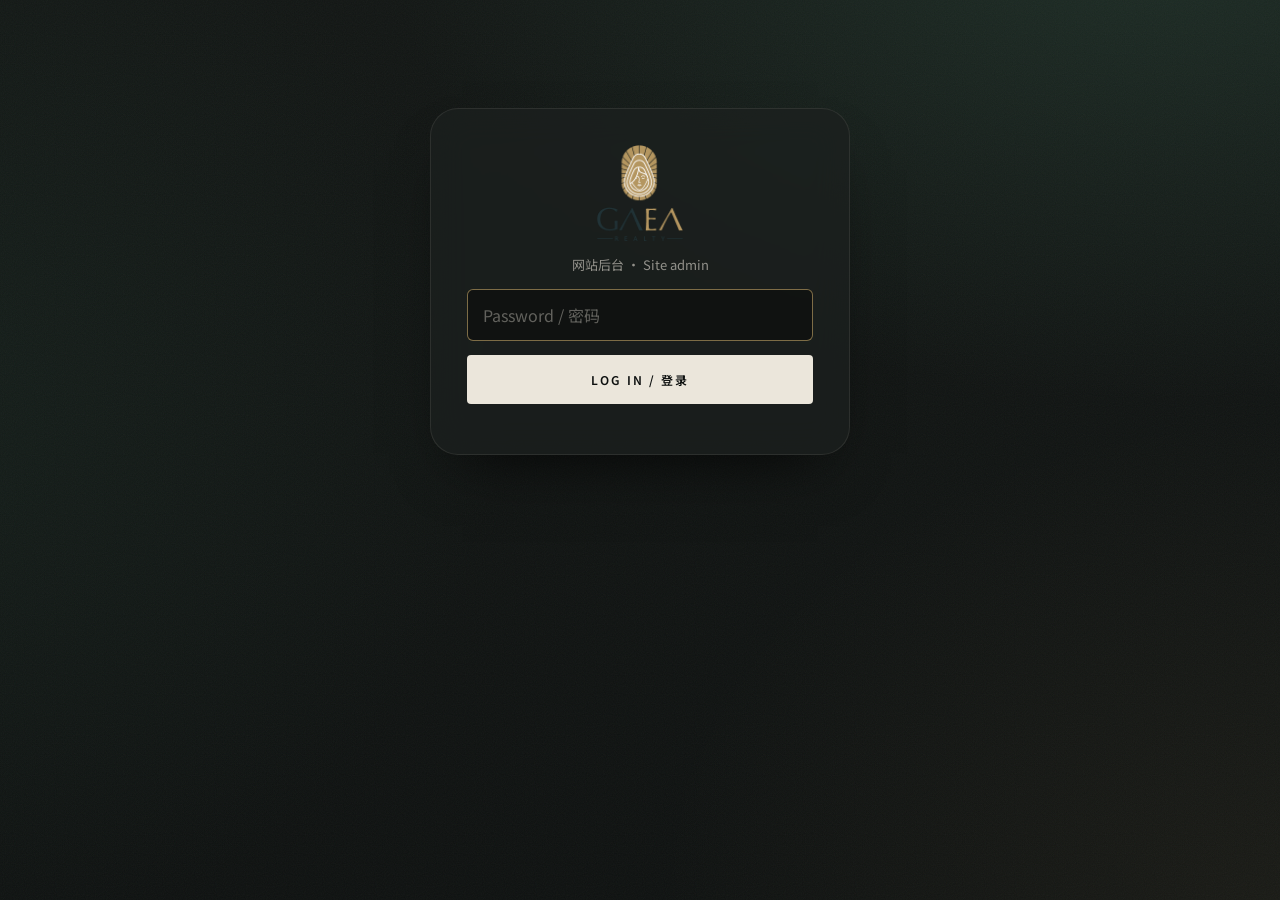
<file: admin/index.html>
<!doctype html>
<html lang="en">
<head>
<meta charset="utf-8">
<meta name="viewport" content="width=device-width,initial-scale=1">
<meta name="robots" content="noindex,nofollow">
<title>Admin · Cindy Yang Site</title>
<link href="https://fonts.googleapis.com/css2?family=Belleza&family=Cinzel:wght@400;500;600&family=Noto+Sans+SC:wght@300;400;500;700&display=swap" rel="stylesheet">
<link rel="stylesheet" href="../site.css?v=20261117c">
<style>
body{font-size:15px}
.login{max-width:420px;margin:12vh auto;border-radius:28px;padding:36px;display:grid;gap:14px}
.bar{display:flex;justify-content:space-between;align-items:center;gap:12px;flex-wrap:wrap;margin:28px 0 18px}
.panel{display:none}.panel.on{display:block}
.box{border-radius:22px;padding:24px;margin-bottom:16px}
.row{display:grid;grid-template-columns:1fr 1fr;gap:12px}
.row3{display:grid;grid-template-columns:2fr 1fr 1fr;gap:12px}
label{display:block;font-size:12px;color:var(--mute);margin:12px 0 6px;letter-spacing:.04em}
.item{display:flex;align-items:center;gap:12px;padding:12px 14px;border-top:1px solid var(--line)}
.item:first-child{border-top:0}
.item .t{flex:1;min-width:0;overflow:hidden;text-overflow:ellipsis;white-space:nowrap}
.item img,.item .sw{width:64px;height:44px;border-radius:8px;object-fit:cover;background:rgba(20,38,31,.08);flex:none}
.ib{border:1px solid var(--line);background:#fff8;border-radius:9px;padding:6px 10px;cursor:pointer;font:500 13px var(--sf)}
.ib:hover{border-color:var(--gaea)}
.ib.on{background:var(--deep);color:#f6f1e7}
.status{position:fixed;left:50%;bottom:22px;transform:translateX(-50%);background:var(--deep);color:#f6f1e7;padding:12px 20px;border-radius:14px;display:none;z-index:99;max-width:90vw}
.dirty{color:#b5651d;font-weight:600}
.warn{border-left:3px solid var(--gaea);padding:10px 14px;background:rgba(217,189,131,.15);border-radius:10px;color:#5b4a26;font-size:14px}
@media(max-width:760px){.row,.row3{grid-template-columns:1fr}}
</style>
</head>
<body>
<div id="loginView" class="wrap">
  <form class="login glass" onsubmit="login(event)">
    <img src="../img/gaea-logo.png" alt="Gaea Realty" style="height:96px;width:auto;margin:0 auto;display:block">
    <p class="note" style="text-align:center">网站后台 · Site admin</p>
    <input id="pw" type="password" placeholder="Password / 密码" autocomplete="current-password" autofocus>
    <button class="btn">Log in / 登录</button>
    <p class="note" id="loginMsg"></p>
  </form>
</div>

<div id="app" class="wrap" style="display:none;padding-bottom:80px">
  <div class="bar">
    <div><div class="brand"><img src="../img/gaea-mark.png" alt=""><b>CINDY YANG · ADMIN</b></div><div class="note" id="dirtyNote"></div></div>
    <div style="display:flex;gap:8px;flex-wrap:wrap">
      <a class="btn ghost sm" href="../index.html?preview=1" target="_blank">Preview 预览</a>
      <button class="btn gold sm" onclick="publish()">Publish to site 发布</button>
      <button class="btn ghost sm" onclick="logout()">Log out</button>
    </div>
  </div>
  <div class="tabs" id="tabs">
    <button class="tab on" data-p="blog">Blog 博客</button>
    <button class="tab" data-p="listings">Listings 在售房源</button>
    <button class="tab" data-p="portfolio">Portfolio 成交</button>
    <button class="tab" data-p="videos">Videos 视频</button>
    <button class="tab" data-p="modules">Modules 功能模块</button>
    <button class="tab" data-p="settings">Settings 设置</button>
  </div>

  <div class="panel on" id="p-blog" style="margin-top:22px">
    <div class="box glass"><div style="display:flex;justify-content:space-between;align-items:center"><h3>Posts 文章</h3><button class="btn sm" onclick="newPost()">+ New post 新文章</button></div><div id="postList" style="margin-top:12px"></div></div>
    <div class="box glass" id="postEd" style="display:none"></div>
  </div>

  <div class="panel" id="p-listings" style="margin-top:22px">
    <div class="box glass"><div style="display:flex;justify-content:space-between;align-items:center"><h3>Current listings 在售房源 <span class="note">— order here = order on the site 这里的顺序就是网站上的顺序</span></h3><button class="btn sm" onclick="newListing()">+ Add 添加</button></div><div id="listList" style="margin-top:12px"></div></div>
    <div class="box glass" id="listEd" style="display:none"></div>
  </div>

  <div class="panel" id="p-portfolio" style="margin-top:22px">
    <div class="box glass">
      <h3>Closed sales 成交记录</h3>
      <p class="note" style="margin:6px 0 12px">Sorted by price, high → low. Pin ★ to move a sale to the top (the first pinned one becomes the big featured card); Hide removes it from the site. 默认按价格从高到低；★ 置顶（第一个置顶会成为大图主推），Hide 隐藏。</p>
      <input id="pfSearch" placeholder="Search address 搜索地址…" oninput="renderPortfolio()">
      <div id="pfList" style="margin-top:12px;max-height:70vh;overflow:auto"></div>
    </div>
  </div>

  <div class="panel" id="p-videos" style="margin-top:22px">
    <div class="box glass">
      <h3>Videos 视频 <span class="note">— shown 3 per row under the sold homes; order here = order on the site 每排 3 个，这里的顺序就是网站上的顺序</span></h3>
      <div class="row3" style="margin-top:10px"><div><label>YouTube link YouTube 链接</label><input id="vUrl" placeholder="https://www.youtube.com/watch?v=… or https://youtu.be/…"></div><div><label>Title 标题</label><input id="vTitle" placeholder="e.g. 123 Main St, Sunnyvale"></div><div><label>&nbsp;</label><button class="btn sm" style="width:100%" onclick="addVideo()">+ Add video 添加</button></div></div>
      <div id="vidList" style="margin-top:14px"></div>
    </div>
    <div class="box glass" id="vidEd" style="display:none"></div>
  </div>

  <div class="panel" id="p-modules" style="margin-top:22px">
    <div class="box glass"><h3>Modules 功能模块</h3><p class="note" style="margin:6px 0 12px">Reserved switches for future development. 预留给后续开发的功能开关。</p><div id="modList"></div></div>
  </div>

  <div class="panel" id="p-settings" style="margin-top:22px">
    <div class="box glass">
      <h3>Site 网站</h3>
      <div class="row"><div><label>Contact email 联系邮箱</label><input id="sEmail"></div><div><label>Hero photo path 首页主图</label><input id="sHero"></div></div>
      <button class="btn sm" style="margin-top:14px" onclick="saveSite()">Save 保存</button>
    </div>
    <div class="box glass">
      <h3>Admin password 后台密码</h3>
      <div class="row"><div><label>New password 新密码</label><input id="np1" type="password"></div><div><label>Repeat 再输一次</label><input id="np2" type="password"></div></div>
      <button class="btn sm" style="margin-top:14px" onclick="changePw()">Change 修改</button>
      <p class="note" style="margin-top:10px">Takes effect after Publish. 发布后生效。</p>
    </div>
    <div class="box glass">
      <h3>Publishing 发布连接（GitHub）</h3>
      <p class="warn" style="margin-top:10px">The site is hosted on GitHub Pages. To publish from here, paste a GitHub <b>fine-grained token</b> with <b>Contents: Read and write</b> access to this one repository. It is stored only in this browser. 网站托管在 GitHub Pages。要从后台直接发布，需要在这里粘贴一个只授权本仓库「Contents 读写」的 GitHub fine-grained token，只保存在当前浏览器。</p>
      <div class="row3" style="margin-top:6px"><div><label>Repository 仓库 (owner/name)</label><input id="gRepo"></div><div><label>Branch 分支</label><input id="gBranch"></div><div><label>&nbsp;</label><a class="btn ghost sm" style="width:100%" href="https://github.com/settings/personal-access-tokens/new" target="_blank" rel="noopener">Create token</a></div></div>
      <label>Token</label><input id="gToken" type="password" placeholder="github_pat_…">
      <div style="display:flex;gap:8px;margin-top:14px;flex-wrap:wrap"><button class="btn sm" onclick="saveGh()">Save 保存</button><button class="btn ghost sm" onclick="testGh()">Test connection 测试</button><button class="btn ghost sm" onclick="downloadAll()">Download JSON 下载数据</button><button class="btn ghost sm" onclick="discard()">Discard drafts 放弃未发布修改</button></div>
    </div>
  </div>
</div>
<div class="status" id="status"></div>

<script>
const $=s=>document.querySelector(s),$$=s=>[...document.querySelectorAll(s)];
const esc=s=>String(s??'').replace(/&/g,'&amp;').replace(/</g,'&lt;').replace(/"/g,'&quot;');
const NAMES=['settings','blog','listings','sales','videos'];
let D={}, ORIG={}, curPost=-1, curList=-1;
function toast(m,ms=2600){const s=$('#status');s.textContent=m;s.style.display='block';clearTimeout(s._t);s._t=setTimeout(()=>s.style.display='none',ms)}
async function sha(t){const b=await crypto.subtle.digest('SHA-256',new TextEncoder().encode(t));return [...new Uint8Array(b)].map(x=>x.toString(16).padStart(2,'0')).join('')}
async function fetchOrig(n){const r=await fetch('../content/'+n+'.json?v='+Date.now());return r.json()}
async function load(){for(const n of NAMES){ORIG[n]=await fetchOrig(n);let d=null;try{d=JSON.parse(localStorage.getItem('cy-draft-'+n))}catch(e){}D[n]=d||structuredClone(ORIG[n])}}
function save(n){try{localStorage.setItem('cy-draft-'+n,JSON.stringify(D[n]))}catch(e){}dirty()}
function changed(){return NAMES.filter(n=>JSON.stringify(D[n])!==JSON.stringify(ORIG[n]))}
function dirty(){const c=changed();$('#dirtyNote').innerHTML=c.length?`<span class="dirty">Unpublished changes 未发布：${c.join(', ')}</span>`:'All changes published 全部已发布'}

/* ---- login (client-side gate; real write access = GitHub token) ---- */
async function login(e){e.preventDefault();const s=await fetchOrig('settings');let d=null;try{d=JSON.parse(localStorage.getItem('cy-draft-settings'))}catch(e){}
  const want=(s.admin||{}).password_sha256;const h=await sha($('#pw').value);
  if(h===want||(d&&d.admin&&h===d.admin.password_sha256)){sessionStorage.cyAdmin='1';start()}else{$('#loginMsg').textContent='Wrong password 密码错误'}}
function logout(){sessionStorage.removeItem('cyAdmin');location.reload()}
async function start(){$('#loginView').style.display='none';$('#app').style.display='block';await load();renderAll();dirty()}
$$('#tabs .tab').forEach(t=>t.onclick=()=>{$$('#tabs .tab').forEach(x=>x.classList.remove('on'));t.classList.add('on');$$('.panel').forEach(p=>p.classList.remove('on'));$('#p-'+t.dataset.p).classList.add('on')});
function renderAll(){renderPosts();renderListings();renderPortfolio();renderVideos();renderModules();renderSettings()}

/* ---- videos ---- */
const ytId=u=>{u=String(u||'').trim();const m=u.match(/(?:v=|youtu\.be\/|shorts\/|embed\/|live\/)([\w-]{11})/);return m?m[1]:(/^[\w-]{11}$/.test(u)?u:'')};
function renderVideos(){const V=D.videos.videos;$('#vidList').innerHTML=V.map((v,i)=>`<div class="item"><img src="https://i.ytimg.com/vi/${esc(v.youtube)}/mqdefault.jpg"><div class="t"><b>${esc(v.title_en)}</b><div class="note">${esc(v.sub_en||'')} · youtu.be/${esc(v.youtube)} ${v.visible===false?'· hidden 已隐藏':''}</div></div>
  <button class="ib" onclick="vmv(${i},-1)">↑</button><button class="ib" onclick="vmv(${i},1)">↓</button>
  <button class="ib ${v.visible===false?'':'on'}" onclick="D.videos.videos[${i}].visible=${v.visible===false};save('videos');renderVideos()">${v.visible===false?'Show':'Visible'}</button>
  <button class="ib" onclick="editVideo(${i})">Edit</button><button class="ib" onclick="if(confirm('Remove? 删除？')){D.videos.videos.splice(${i},1);save('videos');renderVideos()}">✕</button></div>`).join('')||'<p class="note">No videos yet.</p>'}
function vmv(i,d){const a=D.videos.videos,j=i+d;if(j<0||j>=a.length)return;[a[i],a[j]]=[a[j],a[i]];save('videos');renderVideos()}
function addVideo(){const id=ytId($('#vUrl').value);if(!id)return toast('Not a YouTube link 不是有效的 YouTube 链接');const t=$('#vTitle').value.trim()||'Home tour';
  D.videos.videos.unshift({id:'v'+Date.now().toString(36),youtube:id,title_en:t,title_zh:t,sub_en:'',sub_zh:'',visible:true});save('videos');$('#vUrl').value=$('#vTitle').value='';renderVideos();toast('Added — Publish to put it live. 已添加，发布后上线。')}
let curVid=-1;
function editVideo(i){curVid=i;const v=D.videos.videos[i];const f=(k,lab)=>`<label>${lab}</label><input data-k="${k}" value="${esc(v[k])}">`;
  $('#vidEd').style.display='block';$('#vidEd').innerHTML=`<h3>Edit video 编辑视频</h3>${f('youtube','YouTube link or ID 链接或 ID')}
  <div class="row"><div>${f('title_en','Title (English)')}</div><div>${f('title_zh','标题（中文）')}</div></div>
  <div class="row"><div>${f('sub_en','Subtitle (English)')}</div><div>${f('sub_zh','副标题（中文）')}</div></div>
  <button class="btn sm" style="margin-top:14px" onclick="saveVideo()">Save 保存</button>`;$('#vidEd').scrollIntoView({behavior:'smooth'})}
function saveVideo(){const v=D.videos.videos[curVid];$$('#vidEd [data-k]').forEach(el=>v[el.dataset.k]=el.value.trim());const id=ytId(v.youtube);if(!id)return toast('Not a YouTube link 不是有效的 YouTube 链接');v.youtube=id;save('videos');renderVideos();toast('Saved 已保存')}

/* ---- blog ---- */
function renderPosts(){const P=D.blog.posts;$('#postList').innerHTML=P.map((p,i)=>`<div class="item">${p.cover?`<img src="../${esc(p.cover)}">`:'<div class="sw"></div>'}<div class="t"><b>${esc(p.title_zh||p.title_en)}</b><div class="note">${esc(p.date)} · ${p.published===false?'Draft 草稿':'Published 已发布'} · /${esc(p.slug)}</div></div>
  <button class="ib" onclick="editPost(${i})">Edit 编辑</button><button class="ib" onclick="delPost(${i})">Delete</button></div>`).join('')||'<p class="note">No posts yet.</p>'}
function newPost(){const d=new Date().toISOString().slice(0,10);D.blog.posts.unshift({slug:'post-'+Date.now().toString(36),date:d,published:false,tags:[],cover:'',title_en:'',title_zh:'',excerpt_en:'',excerpt_zh:'',body_en:'',body_zh:''});save('blog');renderPosts();editPost(0)}
function delPost(i){if(!confirm('Delete this post? 删除这篇文章？'))return;D.blog.posts.splice(i,1);save('blog');$('#postEd').style.display='none';renderPosts()}
function editPost(i){curPost=i;const p=D.blog.posts[i];const f=(k,lab,ta,rows)=>`<label>${lab}</label>${ta?`<textarea data-k="${k}" rows="${rows||3}">${esc(p[k])}</textarea>`:`<input data-k="${k}" value="${esc(p[k])}">`}`;
  $('#postEd').style.display='block';$('#postEd').innerHTML=`<h3>Edit post 编辑文章</h3>
  <div class="row3">${f('slug','URL slug（英文短链接）')}${f('date','Date 日期 (YYYY-MM-DD)')}<div><label>Status 状态</label><select data-k="published"><option value="true" ${p.published!==false?'selected':''}>Published 发布</option><option value="false" ${p.published===false?'selected':''}>Draft 草稿</option></select></div></div>
  <div class="row"><div>${f('title_en','Title (English)')}</div><div>${f('title_zh','标题（中文）')}</div></div>
  <div class="row"><div>${f('excerpt_en','Summary (English) — shows in Google',true,2)}</div><div>${f('excerpt_zh','摘要（中文）',true,2)}</div></div>
  <div class="row"><div>${f('cover','Cover image path 封面图')}</div><div><label>Upload image 上传图片 (needs GitHub token)</label><input type="file" accept="image/*" onchange="upload(this)"></div></div>
  ${f('tags','Tags 标签 (comma separated)')}
  <p class="note" style="margin-top:12px">Body format: blank line = new paragraph · <b>## </b>Heading · <b>![caption](img/file.jpg)</b> image · <b>**bold**</b> · [text](https://link). 正文格式：空行分段，## 小标题，![说明](图片路径) 插图。</p>
  <div class="row"><div>${f('body_en','Body (English)',true,18)}</div><div>${f('body_zh','正文（中文）',true,18)}</div></div>
  <div style="display:flex;gap:8px;margin-top:14px"><button class="btn sm" onclick="savePost()">Save draft 保存</button><a class="btn ghost sm" target="_blank" href="../blog.html?preview=1&p=${encodeURIComponent(p.slug)}" onclick="savePost()">Preview 预览</a></div>`;
  $('#postEd').scrollIntoView({behavior:'smooth'})}
function savePost(){const p=D.blog.posts[curPost];$$('#postEd [data-k]').forEach(el=>{let v=el.value;if(el.dataset.k==='published')v=v==='true';if(el.dataset.k==='tags')v=typeof v==='string'?v.split(',').map(x=>x.trim()).filter(Boolean):v;p[el.dataset.k]=v});
  p.slug=String(p.slug).toLowerCase().replace(/[^a-z0-9-]+/g,'-').replace(/^-|-$/g,'')||('post-'+Date.now().toString(36));save('blog');renderPosts();toast('Saved as draft — click Publish to put it live. 已保存草稿，点击「发布」上线。')}

/* ---- listings ---- */
function renderListings(){const L=D.listings.listings;$('#listList').innerHTML=L.map((h,i)=>`<div class="item">${h.photo?`<img src="${/^https?:/.test(h.photo)?'':'../'}${esc(h.photo)}">`:'<div class="sw"></div>'}<div class="t"><b>${esc(h.price)}</b> · ${esc(h.addr)}<div class="note">${esc(h.status||'')} ${h.visible===false?'· hidden 已隐藏':''}</div></div>
  <button class="ib" onclick="mv('listings',${i},-1)">↑</button><button class="ib" onclick="mv('listings',${i},1)">↓</button>
  <button class="ib ${h.visible===false?'':'on'}" onclick="D.listings.listings[${i}].visible=${h.visible===false};save('listings');renderListings()">${h.visible===false?'Show':'Visible'}</button>
  <button class="ib" onclick="editListing(${i})">Edit</button><button class="ib" onclick="if(confirm('Remove? 删除？')){D.listings.listings.splice(${i},1);save('listings');renderListings()}">✕</button></div>`).join('')}
function mv(n,i,d){const a=D[n].listings,j=i+d;if(j<0||j>=a.length)return;[a[i],a[j]]=[a[j],a[i]];save(n);renderListings()}
function newListing(){D.listings.listings.unshift({id:'l'+Date.now().toString(36),price:'',addr:'',meta:'',status:'For sale',desc_en:'',desc_zh:'',photo:'',visible:true});save('listings');renderListings();editListing(0)}
function editListing(i){curList=i;const h=D.listings.listings[i];const f=(k,lab,ta)=>`<label>${lab}</label>${ta?`<textarea data-k="${k}" rows="3">${esc(h[k])}</textarea>`:`<input data-k="${k}" value="${esc(h[k])}">`}`;
  $('#listEd').style.display='block';$('#listEd').innerHTML=`<h3>Edit listing 编辑房源</h3><div class="row3">${f('addr','Address 地址')}${f('price','Price 价格')}${f('status','Status 状态 (For sale / Pending / Sold)')}</div>
  ${f('meta','Beds · baths · sqft 房型面积')}<div class="row"><div>${f('photo','Photo URL 照片链接')}</div><div><label>Upload photo 上传照片</label><input type="file" accept="image/*" onchange="upload(this,'photo')"></div></div>
  <div class="row"><div>${f('desc_en','Description (English)',true)}</div><div>${f('desc_zh','描述（中文）',true)}</div></div>
  <button class="btn sm" style="margin-top:14px" onclick="saveListing()">Save 保存</button>`;$('#listEd').scrollIntoView({behavior:'smooth'})}
function saveListing(){const h=D.listings.listings[curList];$$('#listEd [data-k]').forEach(el=>h[el.dataset.k]=el.value);save('listings');renderListings();toast('Saved 已保存')}

/* ---- portfolio ---- */
function renderPortfolio(){const S=D.sales,q=($('#pfSearch').value||'').toLowerCase(),pin=S.pinned||[],hid=S.hidden||[];
  const rows=[...S.sales].sort((a,b)=>{const pa=pin.indexOf(a.id),pb=pin.indexOf(b.id);if(pa>=0||pb>=0)return (pa<0?1e9:pa)-(pb<0?1e9:pb);return b.price-a.price}).filter(s=>!q||s.addr.toLowerCase().includes(q));
  $('#pfList').innerHTML=rows.map(s=>`<div class="item">${s.photo?`<img loading="lazy" src="${esc(s.photo)}">`:'<div class="sw"></div>'}<div class="t"><b>$${s.price.toLocaleString()}</b> · ${esc(s.addr)}<div class="note">${esc(s.date)} · ${esc(s.side)} ${hid.includes(s.id)?'· <b>hidden</b>':''}</div></div>
   <button class="ib ${pin.includes(s.id)?'on':''}" onclick="togglePin('${s.id}')">★</button>${pin.includes(s.id)?`<button class="ib" onclick="pinMv('${s.id}',-1)">↑</button><button class="ib" onclick="pinMv('${s.id}',1)">↓</button>`:''}
   <button class="ib ${hid.includes(s.id)?'on':''}" onclick="toggleHide('${s.id}')">${hid.includes(s.id)?'Hidden':'Hide'}</button></div>`).join('')}
function togglePin(id){const p=D.sales.pinned=D.sales.pinned||[];const i=p.indexOf(id);i<0?p.push(id):p.splice(i,1);save('sales');renderPortfolio()}
function pinMv(id,d){const p=D.sales.pinned,i=p.indexOf(id),j=i+d;if(j<0||j>=p.length)return;[p[i],p[j]]=[p[j],p[i]];save('sales');renderPortfolio()}
function toggleHide(id){const h=D.sales.hidden=D.sales.hidden||[];const i=h.indexOf(id);i<0?h.push(id):h.splice(i,1);save('sales');renderPortfolio()}

/* ---- modules (reserved) ---- */
function renderModules(){const F=D.settings.features||{};$('#modList').innerHTML=Object.entries(F).map(([k,v])=>`<div class="item" style="align-items:flex-start"><div class="t" style="white-space:normal"><b>${esc(k)}</b><div class="note">${esc(v.note||'')}</div>
  ${Object.keys(v).filter(x=>!['enabled','note'].includes(x)).map(x=>`<label>${esc(x)}</label><input value="${esc(v[x])}" onchange="D.settings.features['${k}']['${x}']=this.value;save('settings')">`).join('')}</div>
  <button class="ib ${v.enabled?'on':''}" onclick="D.settings.features['${k}'].enabled=!D.settings.features['${k}'].enabled;save('settings');renderModules()">${v.enabled?'On 开':'Off 关'}</button></div>`).join('')}

/* ---- settings ---- */
function gh(){try{return JSON.parse(localStorage.getItem('cy-gh')||'{}')}catch(e){return{}}}
function renderSettings(){const s=D.settings,g=gh();$('#sEmail').value=s.contact_email||'';$('#sHero').value=s.hero_photo||'';
  $('#gRepo').value=g.repo||`${s.github?.owner}/${s.github?.repo}`;$('#gBranch').value=g.branch||s.github?.branch||'main';$('#gToken').value=g.token||''}
function saveSite(){D.settings.contact_email=$('#sEmail').value.trim();D.settings.hero_photo=$('#sHero').value.trim();save('settings');toast('Saved 已保存')}
async function changePw(){const a=$('#np1').value,b=$('#np2').value;if(a.length<4)return toast('At least 4 characters 至少 4 位');if(a!==b)return toast('Passwords differ 两次不一致');
  D.settings.admin.password_sha256=await sha(a);save('settings');$('#np1').value=$('#np2').value='';toast('New password saved — Publish to apply. 新密码已保存，发布后生效。',4000)}
function saveGh(){localStorage.setItem('cy-gh',JSON.stringify({repo:$('#gRepo').value.trim(),branch:$('#gBranch').value.trim()||'main',token:$('#gToken').value.trim()}));toast('Saved in this browser 已保存到本浏览器')}
async function api(path,opt={}){const g=gh();if(!g.token)throw new Error('No GitHub token — add it in Settings. 请先在「设置」里填写 GitHub token。');
  const r=await fetch(`https://api.github.com/repos/${g.repo}/${path}`,{...opt,headers:{Authorization:'Bearer '+g.token,Accept:'application/vnd.github+json',...(opt.headers||{})}});
  if(!r.ok&&r.status!==404)throw new Error(`GitHub ${r.status}: ${(await r.json().catch(()=>({}))).message||''}`);return r.status===404?null:r.json()}
async function testGh(){saveGh();try{const r=await api('');toast(r?`Connected to ${r.full_name} ✓ 连接成功`:'Repository not found 找不到仓库',4000)}catch(e){toast(e.message,5000)}}
const b64=s=>{const u=typeof s==='string'?new TextEncoder().encode(s):s;let x='';for(let i=0;i<u.length;i+=0x8000)x+=String.fromCharCode(...u.subarray(i,i+0x8000));return btoa(x)};
async function putFile(path,content,msg){const g=gh();const cur=await api(`contents/${path}?ref=${g.branch}`);
  return api(`contents/${path}`,{method:'PUT',body:JSON.stringify({message:msg,content:b64(content),branch:g.branch,...(cur?{sha:cur.sha}:{})})})}
async function publish(){const c=changed();if(!c.length)return toast('Nothing to publish 没有需要发布的修改');
  try{for(const n of c){toast('Publishing '+n+'… 发布中',60000);D[n].updated=new Date().toISOString().slice(0,10);await putFile(`content/${n}.json`,JSON.stringify(D[n],null,1),`Admin: update ${n}`);ORIG[n]=structuredClone(D[n]);localStorage.removeItem('cy-draft-'+n)}
    dirty();toast('Published ✓ The live site updates in about 1 minute. 已发布，约 1 分钟后网站更新。',6000)}catch(e){toast(e.message,6000)}}
async function upload(input,field){const f=input.files[0];if(!f)return;try{const name=`img/uploads/${Date.now().toString(36)}-${f.name.toLowerCase().replace(/[^a-z0-9.]+/g,'-')}`;toast('Uploading… 上传中',60000);
  await putFile(name,new Uint8Array(await f.arrayBuffer()),'Admin: upload image');
  if(field){$('#listEd [data-k=photo]').value=name}else{const cv=$('#postEd [data-k=cover]');if(!cv.value)cv.value=name;navigator.clipboard?.writeText(`![](${name})`).catch(()=>{})}
  toast(`Uploaded ✓ ${name}${field?'':' — copied as ![](…) for the body 已复制插图代码'}`,5000)}catch(e){toast(e.message,6000)}}
function downloadAll(){for(const n of NAMES){const a=document.createElement('a');a.href=URL.createObjectURL(new Blob([JSON.stringify(D[n],null,1)],{type:'application/json'}));a.download=n+'.json';a.click()}}
function discard(){if(!confirm('Discard all unpublished changes? 放弃所有未发布的修改？'))return;NAMES.forEach(n=>localStorage.removeItem('cy-draft-'+n));location.reload()}
if(sessionStorage.cyAdmin==='1')start();
</script>
</body>
</html>
</file>
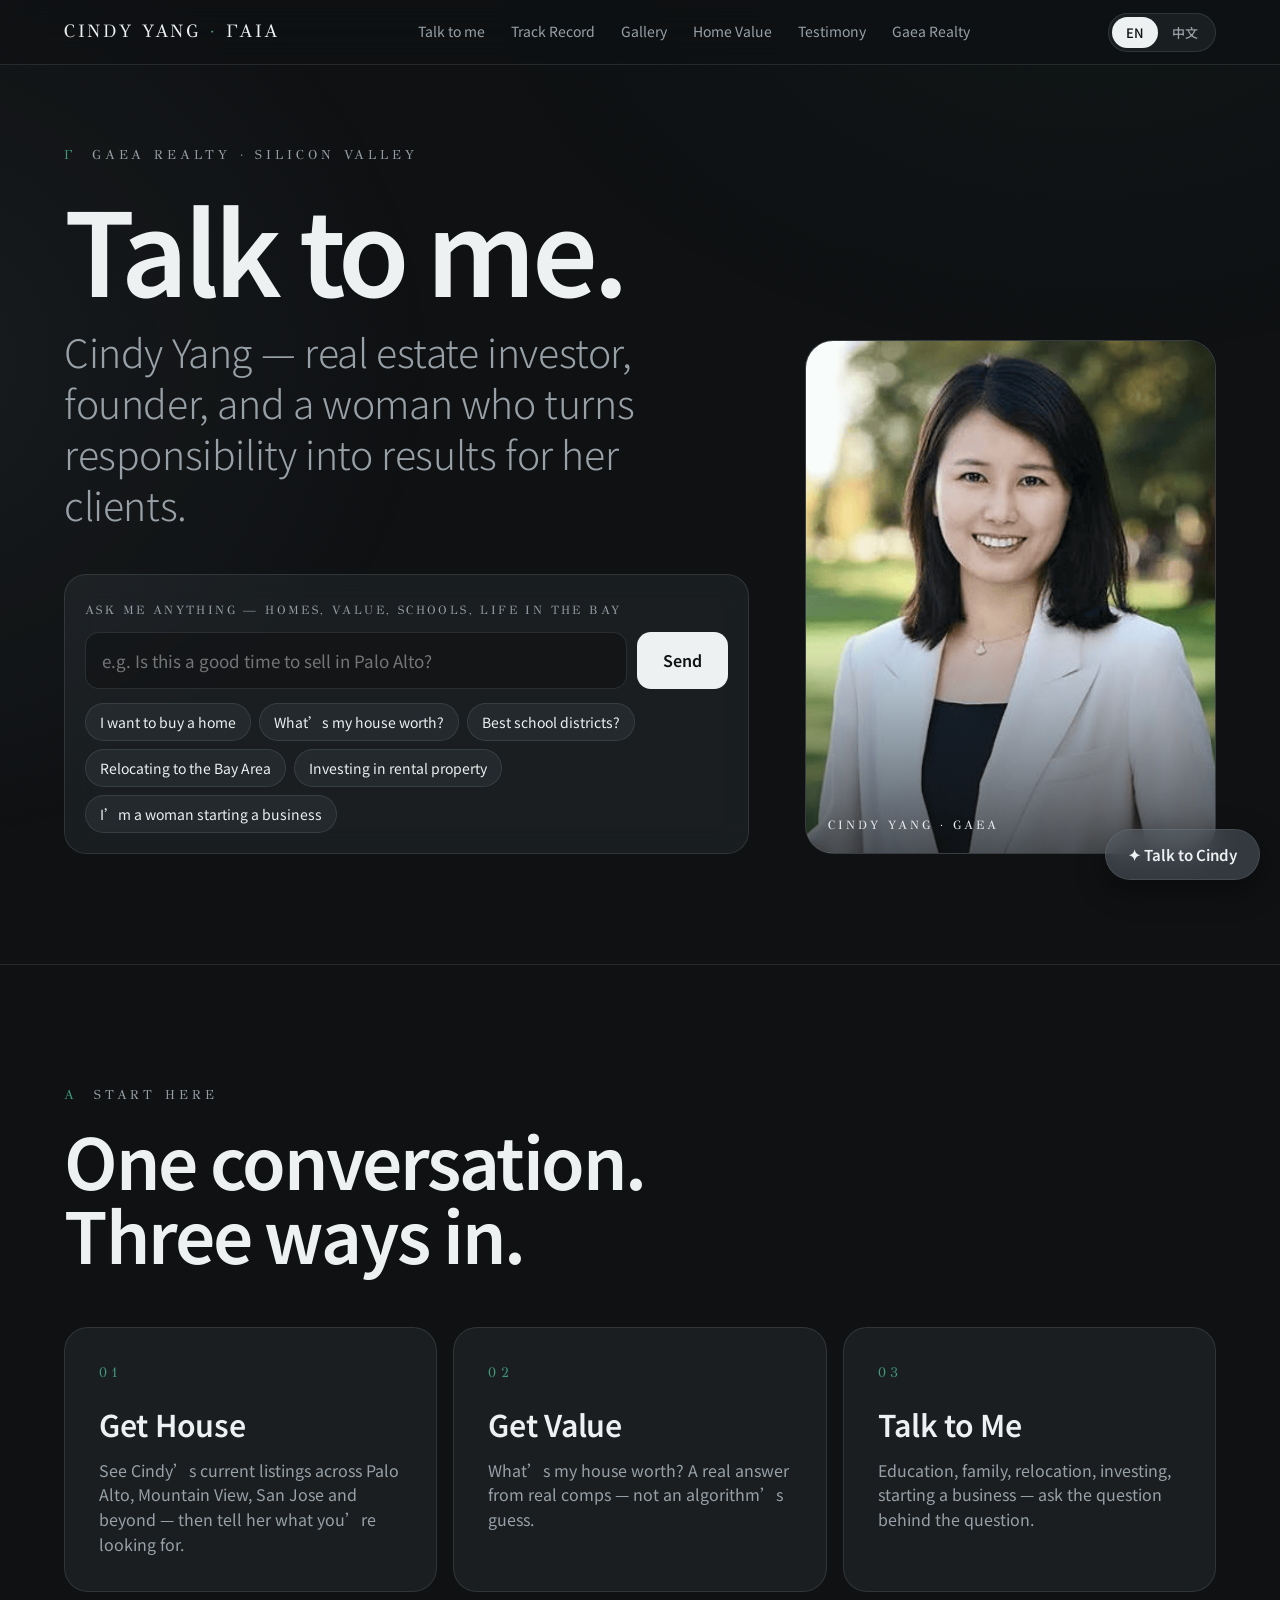
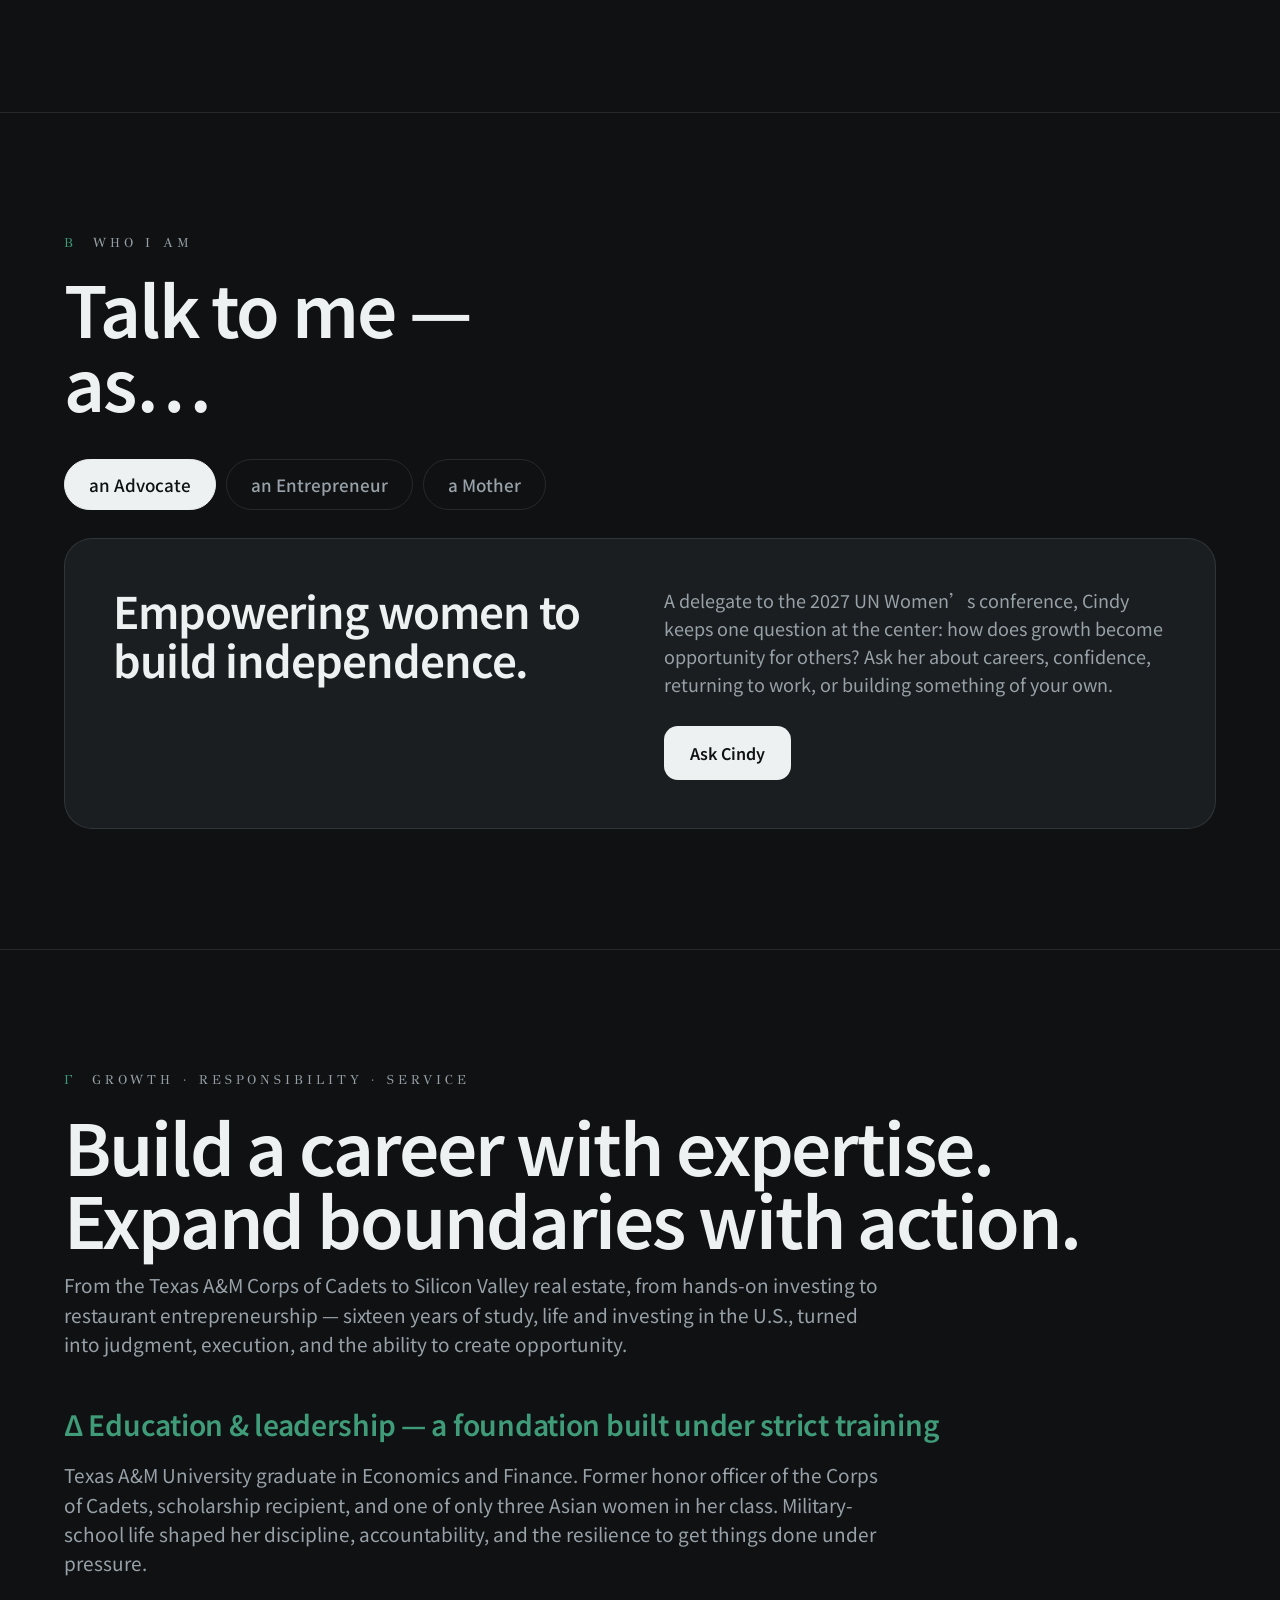
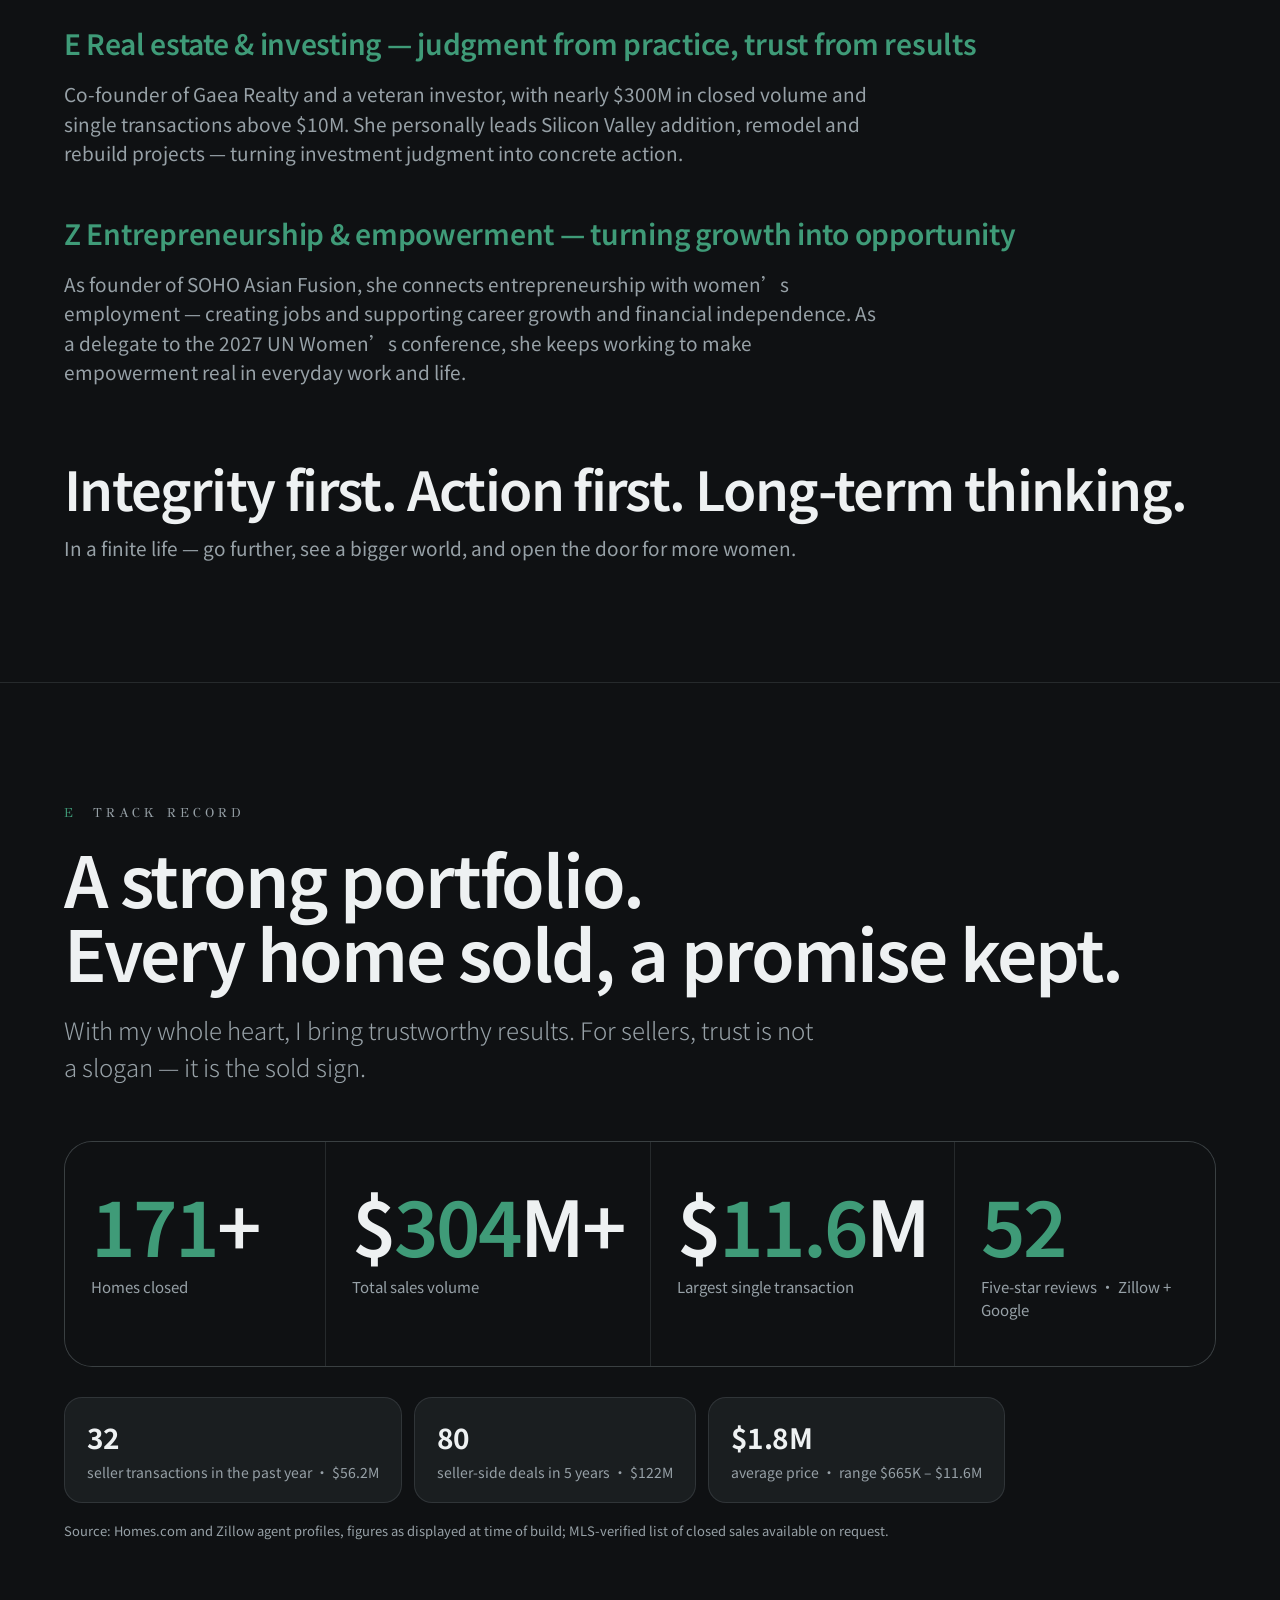
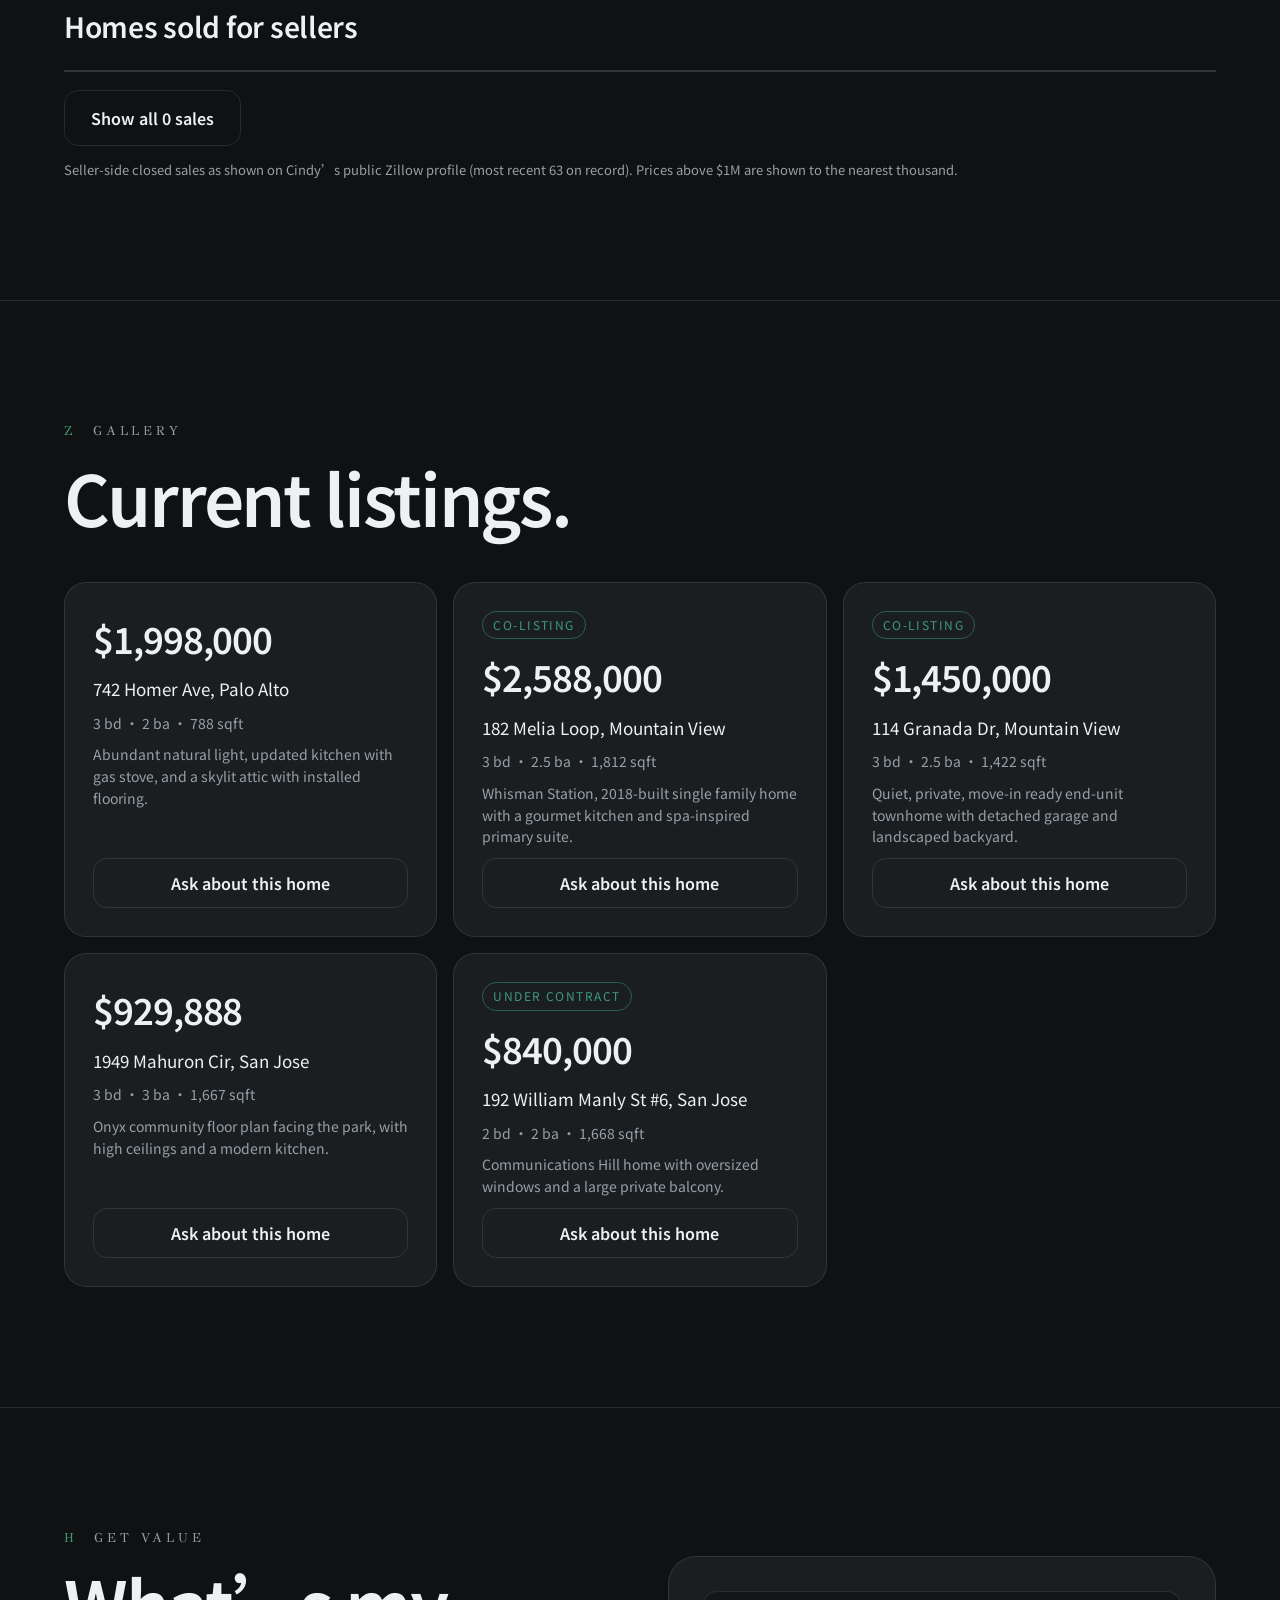
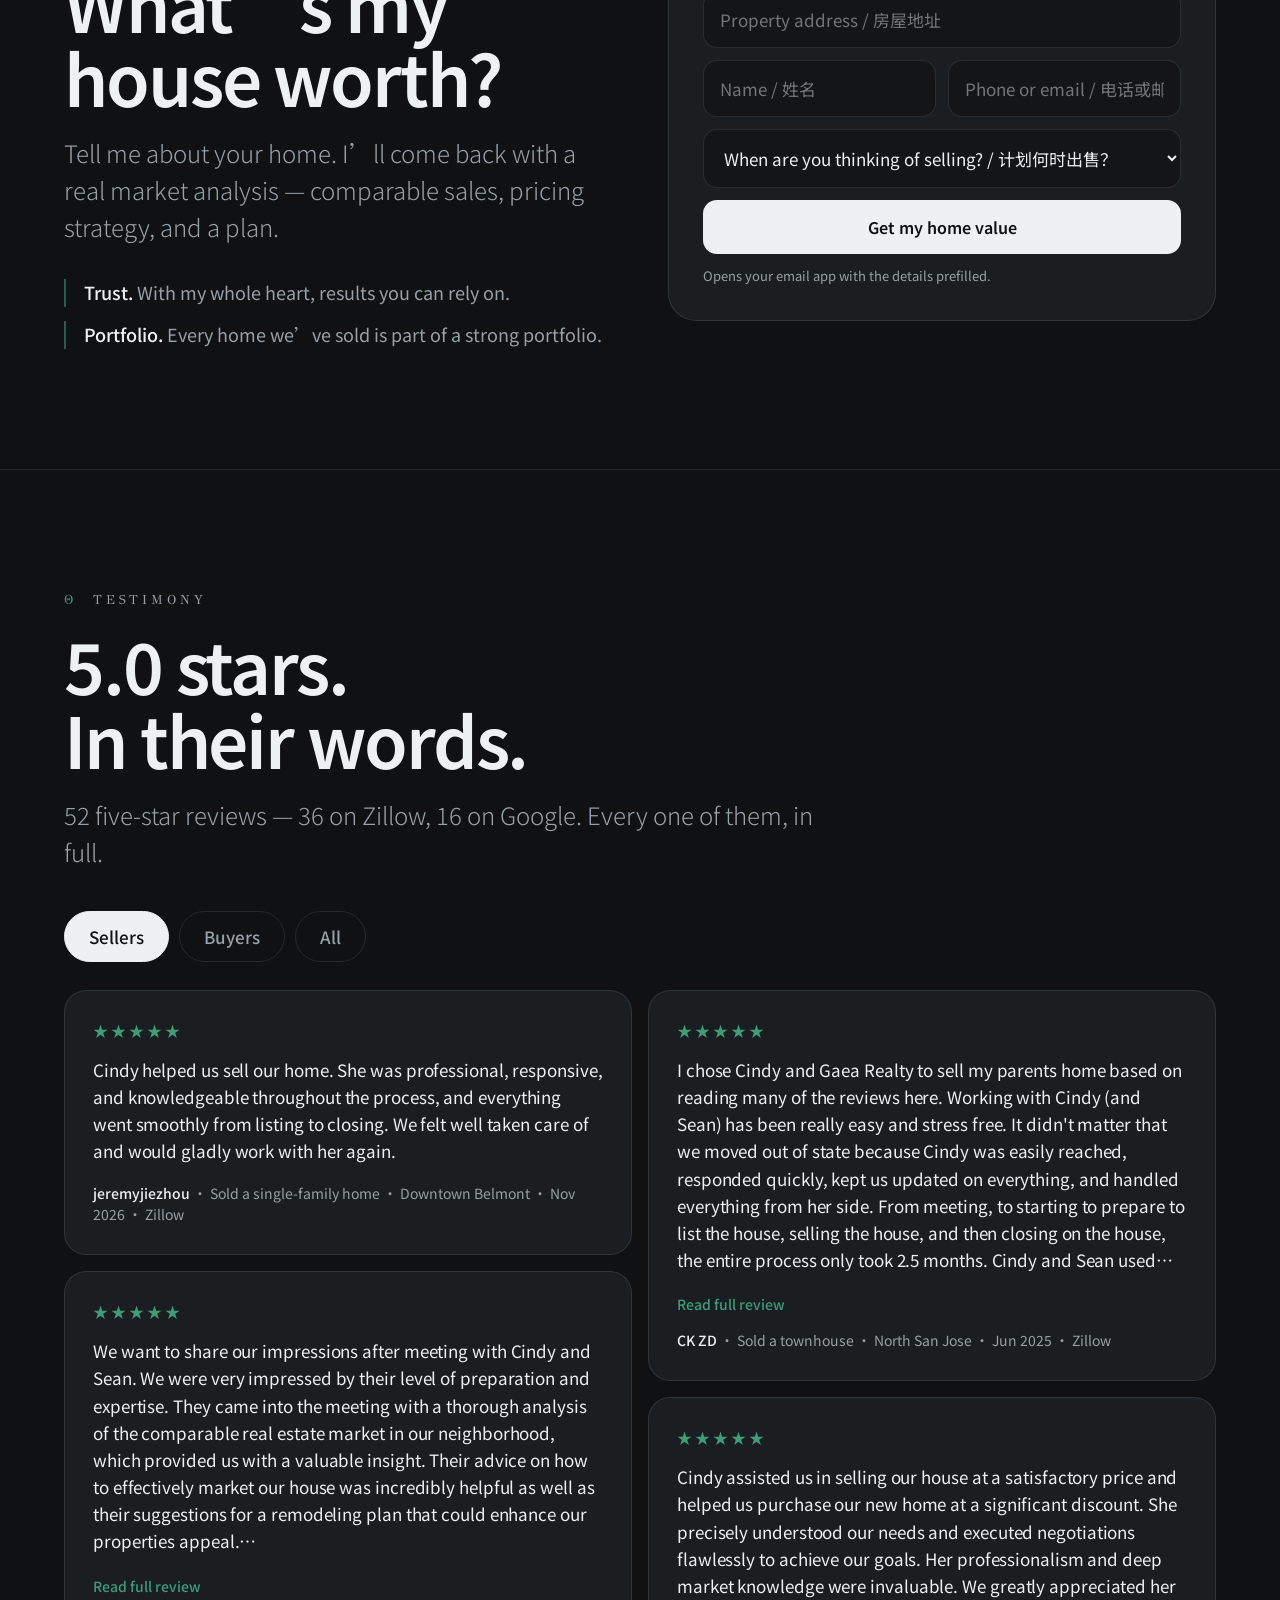
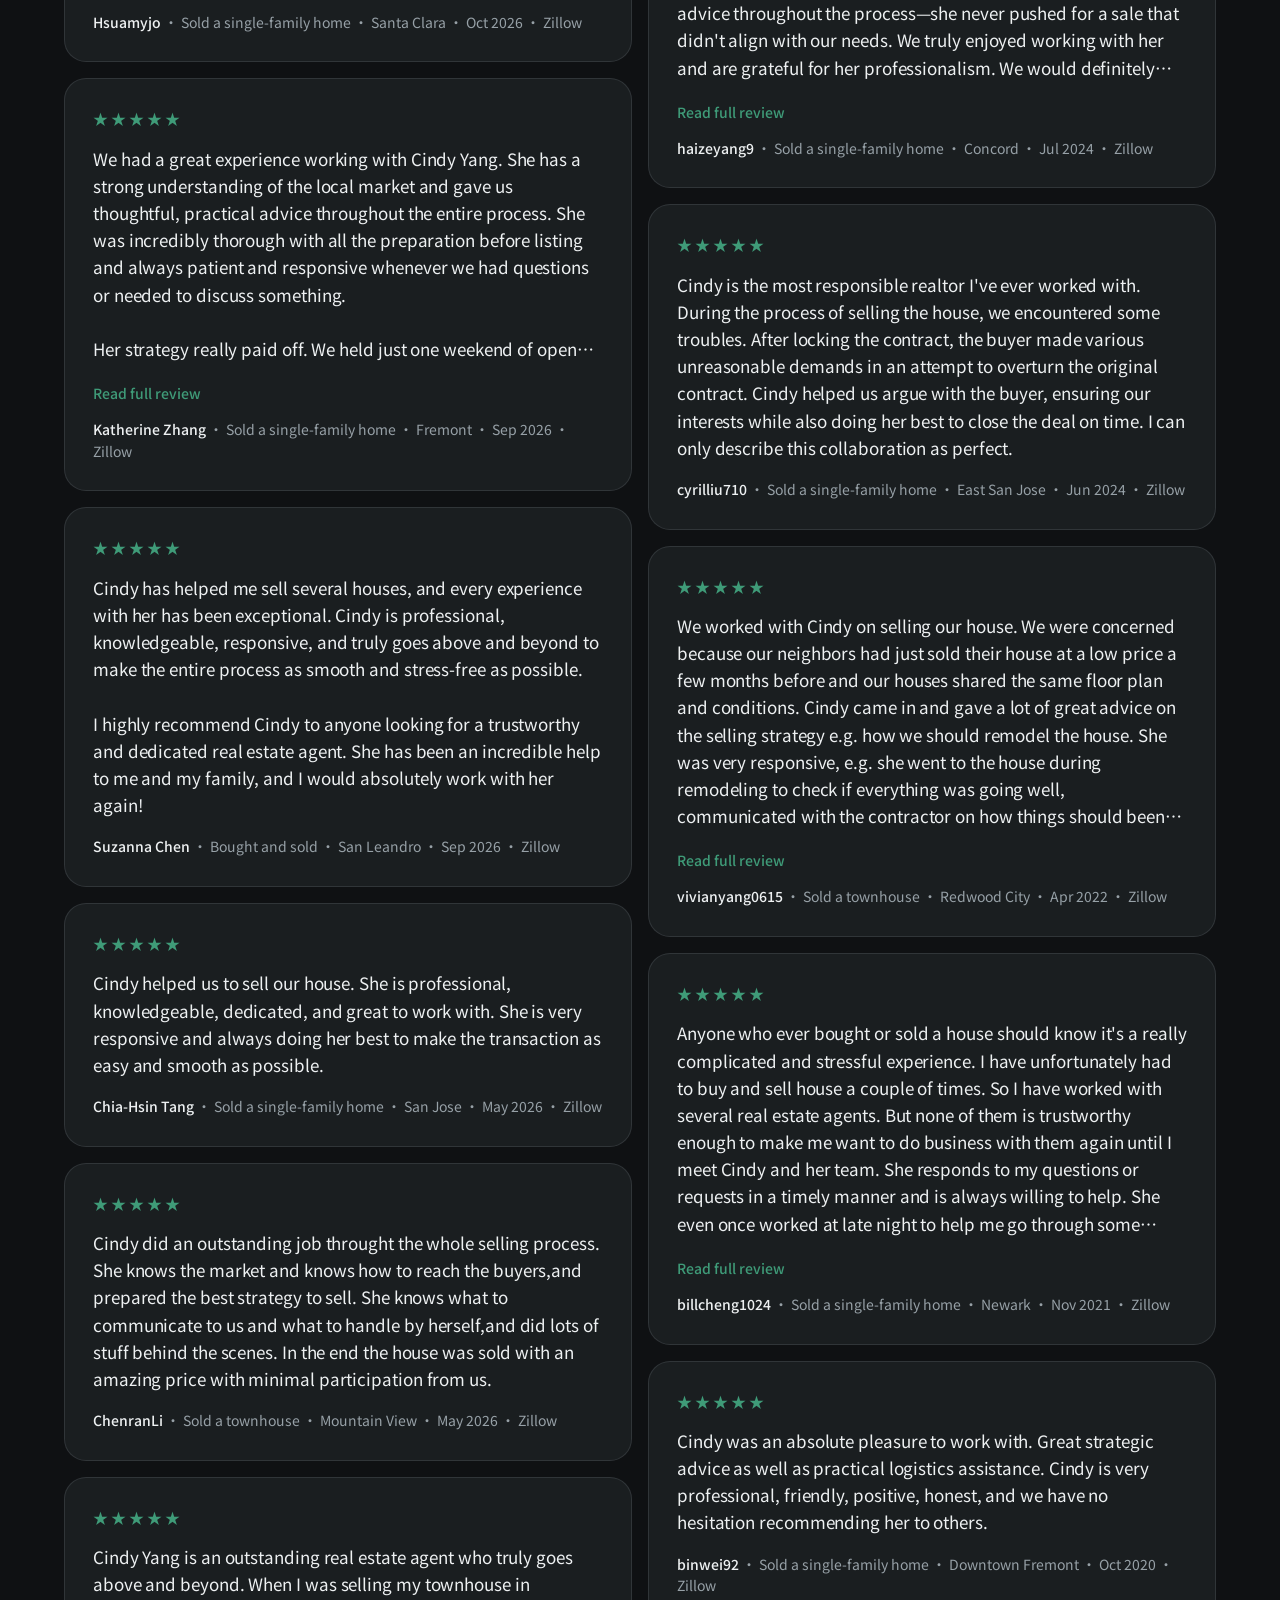
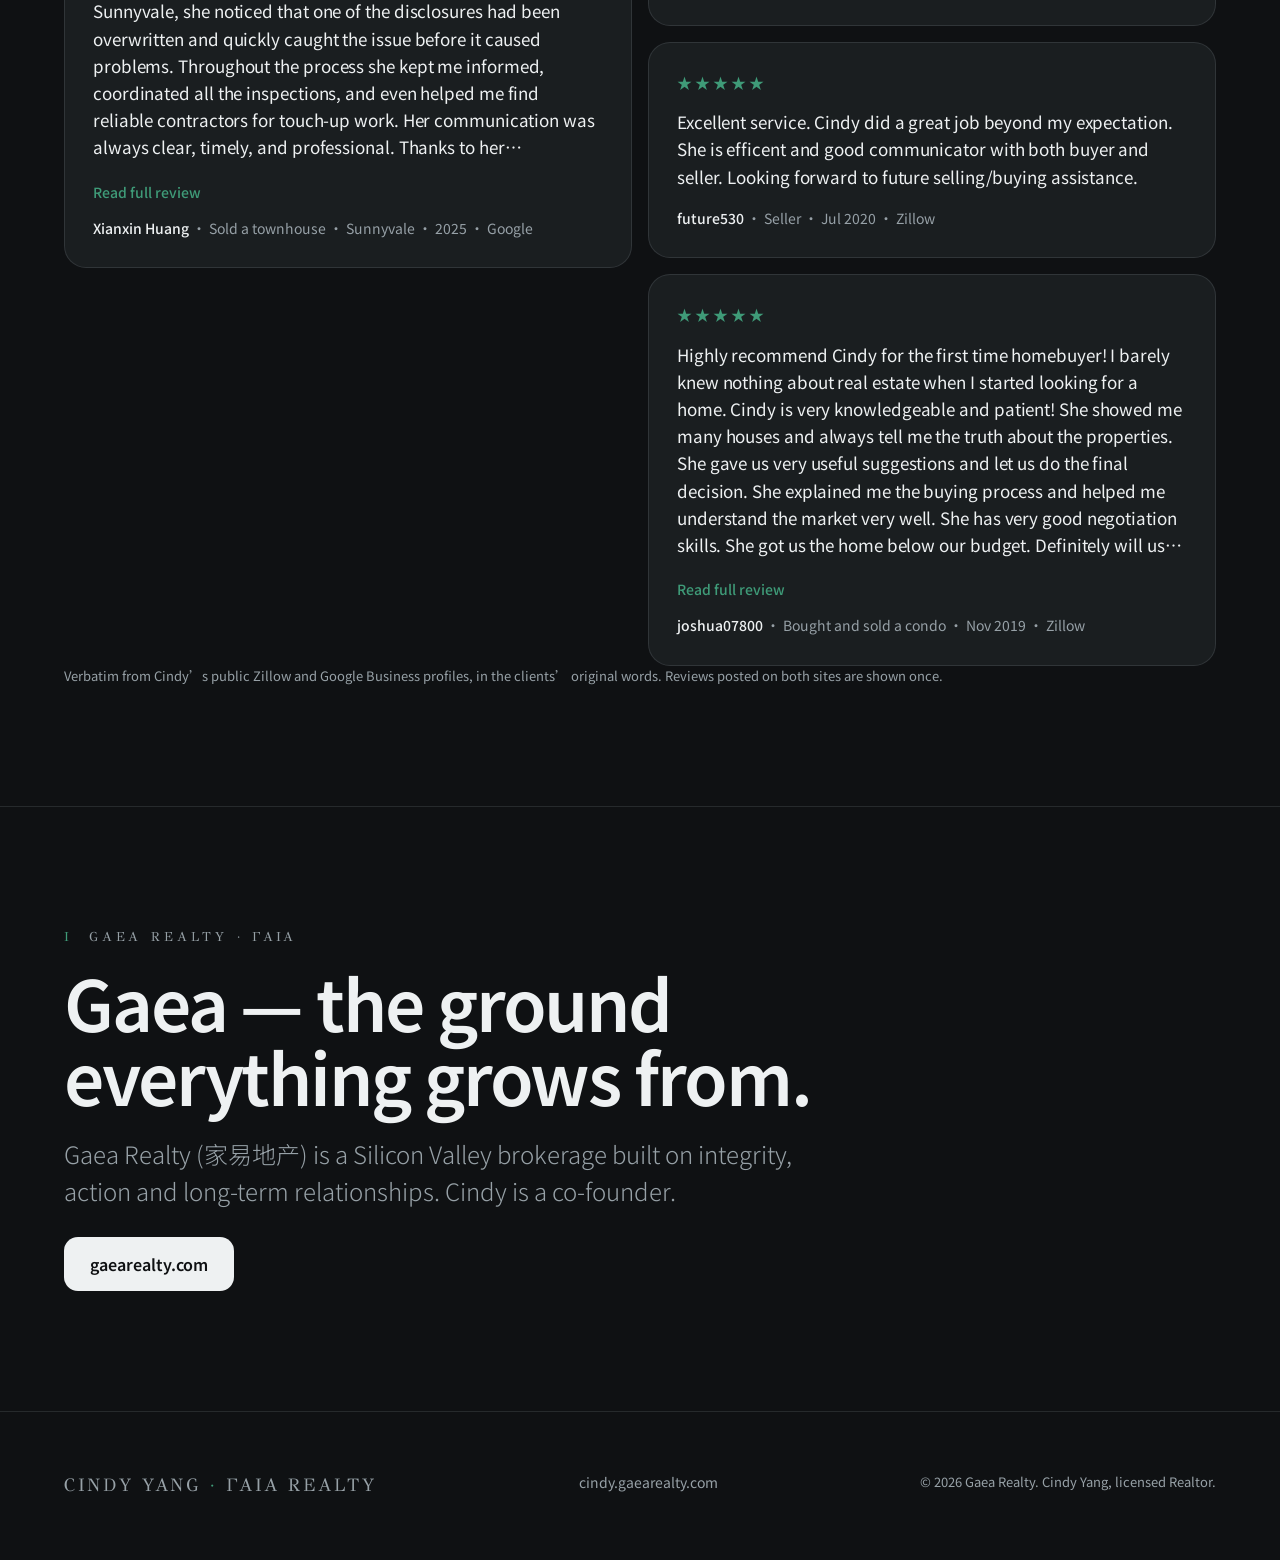
<file: index.dark.bak.html>
<!doctype html>
<html lang="en">
<head>
<meta charset="utf-8">
<meta name="viewport" content="width=device-width,initial-scale=1">
<title>Cindy Yang · Gaea Realty</title>
<meta name="description" content="Cindy Yang — Silicon Valley real estate investor, founder, women-empowerment advocate. Gaea Realty.">
<link rel="preconnect" href="https://fonts.googleapis.com">
<link href="https://fonts.googleapis.com/css2?family=GFS+Didot&family=Noto+Sans+SC:wght@300;400;500;700&display=swap" rel="stylesheet">
<style>
:root{
  --bg:#0f1113; --slate:rgba(88,98,106,.16); --slate2:rgba(88,98,106,.28); --line:rgba(160,172,180,.16);
  --ink:#eef1f2; --mute:#97a1a7; --gaea:#3f9b78; /* Gaea green: used at 2–4% only */
  --gaea-wash:rgba(63,155,120,.035);
  --sf:-apple-system,BlinkMacSystemFont,"SF Pro Display","SF Pro Text","Helvetica Neue","Noto Sans SC","PingFang SC",sans-serif;
  --greek:"GFS Didot","Didot","Palatino",serif;
}
*{box-sizing:border-box;margin:0;padding:0}
html{scroll-behavior:smooth}
body{background:var(--bg);color:var(--ink);font-family:var(--sf);-webkit-font-smoothing:antialiased;line-height:1.55;overflow-x:hidden}
body::before{content:"";position:fixed;inset:0;z-index:-1;background:
 radial-gradient(900px 600px at 85% -5%,var(--gaea-wash),transparent 70%),
 radial-gradient(800px 700px at -10% 40%,rgba(88,98,106,.14),transparent 70%)}
a{color:inherit;text-decoration:none}
.wrap{max-width:1200px;margin:0 auto;padding:0 24px}
/* language: show only active */
html[lang=en] [data-l=zh],html[lang=zh] [data-l=en]{display:none!important}
/* nav */
nav{position:sticky;top:0;z-index:50;backdrop-filter:blur(18px) saturate(1.4);background:rgba(15,17,19,.62);border-bottom:1px solid var(--line)}
nav .wrap{display:flex;align-items:center;justify-content:space-between;height:64px;gap:16px}
.brand{font-family:var(--greek);letter-spacing:.14em;font-size:18px;white-space:nowrap}
.brand i{font-style:normal;color:var(--gaea)}
.links{display:flex;gap:26px;font-size:14px;color:var(--mute)}
.links a:hover{color:var(--ink)}
.lang{display:flex;border:1px solid var(--line);border-radius:99px;padding:3px;background:var(--slate)}
.lang button{border:0;background:none;color:var(--mute);font:500 13px var(--sf);padding:6px 14px;border-radius:99px;cursor:pointer}
.lang button.on{background:var(--ink);color:#0f1113}
@media(max-width:860px){.links{display:none}}
/* type */
.eyebrow{font-family:var(--greek);letter-spacing:.3em;text-transform:uppercase;font-size:13px;color:var(--mute)}
.eyebrow b{color:var(--gaea);font-weight:400}
h1{font-size:clamp(46px,9vw,128px);line-height:.98;font-weight:600;letter-spacing:-.04em}
h2{font-size:clamp(34px,5.5vw,76px);line-height:1.05;font-weight:600;letter-spacing:-.03em}
h3{font-size:22px;font-weight:600;letter-spacing:-.01em}
.lead{font-size:clamp(18px,2vw,24px);color:var(--mute);max-width:760px;font-weight:300}
section{padding:120px 0;border-top:1px solid var(--line)}
.greek{font-family:var(--greek);color:var(--mute);letter-spacing:.2em}
/* hero */
.hero{border:0;padding:80px 0 110px}
.hero-grid{display:grid;grid-template-columns:1.25fr .75fr;gap:56px;align-items:end}
.hero h1 small{display:block;font-size:.34em;font-weight:300;letter-spacing:-.01em;color:var(--mute);margin-top:22px;line-height:1.3}
.photo{position:relative;border-radius:28px;overflow:hidden;aspect-ratio:4/5;background:var(--slate2);border:1px solid var(--line)}
.photo img{width:100%;height:100%;object-fit:cover;filter:saturate(.9) contrast(1.02)}
.photo::after{content:"";position:absolute;inset:0;background:linear-gradient(180deg,transparent 55%,rgba(15,17,19,.7)),var(--gaea-wash)}
.photo span{position:absolute;left:22px;bottom:18px;z-index:2;font-family:var(--greek);letter-spacing:.25em;font-size:12px;color:var(--ink)}
@media(max-width:860px){.hero-grid{grid-template-columns:1fr}.photo{max-width:420px}}
/* prompt box */
.talk{margin-top:44px;border:1px solid var(--line);background:var(--slate);backdrop-filter:blur(14px);border-radius:22px;padding:20px;max-width:760px}
.talk label{font-family:var(--greek);letter-spacing:.2em;font-size:12px;color:var(--mute);text-transform:uppercase}
.talk .row{display:flex;gap:10px;margin-top:12px}
input,textarea,select{width:100%;background:rgba(0,0,0,.28);border:1px solid var(--line);border-radius:14px;color:var(--ink);font:400 17px var(--sf);padding:15px 16px;outline:0}
input:focus,textarea:focus,select:focus{border-color:rgba(63,155,120,.55)}
.btn{border:0;cursor:pointer;background:var(--ink);color:#0f1113;font:600 16px var(--sf);padding:15px 26px;border-radius:14px;white-space:nowrap;transition:.2s}
.btn:hover{transform:translateY(-1px);background:#fff}
.btn.ghost{background:transparent;color:var(--ink);border:1px solid var(--line)}
.chips{display:flex;flex-wrap:wrap;gap:8px;margin-top:14px}
.chip{border:1px solid var(--line);background:var(--slate);color:var(--ink);padding:8px 14px;border-radius:99px;font:400 14px var(--sf);cursor:pointer;transition:.2s}
.chip:hover{border-color:rgba(63,155,120,.6);background:var(--slate2)}
/* intents */
.intents{display:grid;grid-template-columns:repeat(3,1fr);gap:16px;margin-top:56px}
.card{border:1px solid var(--line);background:var(--slate);border-radius:24px;padding:34px;transition:.25s}
.card:hover{background:var(--slate2);transform:translateY(-3px)}
.card .n{font-family:var(--greek);color:var(--gaea);font-size:14px;letter-spacing:.3em}
.card h3{font-size:30px;margin:18px 0 10px}
.card p{color:var(--mute)}
@media(max-width:860px){.intents{grid-template-columns:1fr}}
/* roles */
.tabs{display:flex;gap:10px;margin:40px 0 28px;flex-wrap:wrap}
.tab{border:1px solid var(--line);background:none;color:var(--mute);font:500 17px var(--sf);padding:12px 24px;border-radius:99px;cursor:pointer}
.tab.on{background:var(--ink);color:#0f1113;border-color:var(--ink)}
.pane{display:none;border:1px solid var(--line);background:var(--slate);border-radius:28px;padding:48px}
.pane.on{display:grid;grid-template-columns:1fr 1fr;gap:48px}
.pane h3{font-size:clamp(26px,3.4vw,44px);letter-spacing:-.025em;line-height:1.12}
.pane p{color:var(--mute);font-size:18px;margin-bottom:14px}
.pane .btn{margin-top:14px}
@media(max-width:860px){.pane.on{grid-template-columns:1fr;gap:20px;padding:30px}}
/* stats */
.stats{display:grid;grid-template-columns:repeat(4,1fr);gap:1px;background:var(--line);border:1px solid var(--line);border-radius:28px;overflow:hidden;margin-top:56px}
.stat{background:var(--bg);padding:44px 26px}
.stat .v{font-size:clamp(44px,6vw,84px);font-weight:600;letter-spacing:-.04em;line-height:1}
.stat .v em{font-style:normal;color:var(--gaea)}
.stat .k{color:var(--mute);margin-top:12px;font-size:15px}
@media(max-width:860px){.stats{grid-template-columns:1fr 1fr}}
.pill-row{display:flex;gap:12px;flex-wrap:wrap;margin-top:30px}
.pill{border:1px solid var(--line);background:var(--slate);border-radius:18px;padding:18px 22px}
.pill b{display:block;font-size:28px;letter-spacing:-.02em}
.pill span{color:var(--mute);font-size:14px}
/* listings */
.grid{display:grid;grid-template-columns:repeat(auto-fill,minmax(320px,1fr));gap:16px;margin-top:48px}
.home{border:1px solid var(--line);background:var(--slate);border-radius:22px;padding:28px;display:flex;flex-direction:column;gap:10px;transition:.25s}
.home:hover{background:var(--slate2)}
.home .p{font-size:36px;font-weight:600;letter-spacing:-.03em}
.home .a{font-size:17px}
.home .m{color:var(--mute);font-size:14px}
.home .d{color:var(--mute);font-size:14px;display:-webkit-box;-webkit-line-clamp:3;-webkit-box-orient:vertical;overflow:hidden}
.tag{align-self:flex-start;font-size:12px;letter-spacing:.12em;text-transform:uppercase;border:1px solid rgba(63,155,120,.5);color:var(--gaea);padding:4px 10px;border-radius:99px}
.home .btn{margin-top:auto;text-align:center;padding:12px}
/* worth */
.worth{display:grid;grid-template-columns:1fr 1fr;gap:56px;align-items:center}
.form{border:1px solid var(--line);background:var(--slate);border-radius:28px;padding:34px;display:grid;gap:12px}
.form .two{display:grid;grid-template-columns:1fr 1fr;gap:12px}
.note{color:var(--mute);font-size:13px}
.trust{margin-top:34px;display:grid;gap:14px}
.trust div{border-left:2px solid rgba(63,155,120,.55);padding-left:18px;color:var(--mute);font-size:18px}
.trust b{color:var(--ink);font-weight:500}
@media(max-width:860px){.worth{grid-template-columns:1fr}}
/* testimony */
.rv{columns:2 340px;column-gap:16px;margin-top:48px}
.rv figure{break-inside:avoid;border:1px solid var(--line);background:var(--slate);border-radius:22px;padding:28px;margin-bottom:16px}
.stars{color:var(--gaea);letter-spacing:.2em;font-size:15px}
.rv blockquote{font-size:19px;margin:14px 0 18px;letter-spacing:-.005em}
.rv figcaption{color:var(--mute);font-size:14px}
.rv figcaption b{color:var(--ink);font-weight:500}
.rv blockquote{font-size:17px;line-height:1.6}
.rv blockquote.clamp{display:-webkit-box;-webkit-line-clamp:8;-webkit-box-orient:vertical;overflow:hidden}
.more{background:none;border:0;color:var(--gaea);font:500 14px var(--sf);cursor:pointer;padding:0;margin:-6px 0 16px}
.sold{margin-top:22px;border:1px solid var(--line);border-radius:22px;overflow:hidden;background:var(--slate)}
.srow{display:grid;grid-template-columns:130px 1.6fr 1fr 130px;gap:16px;align-items:baseline;padding:16px 24px;border-top:1px solid var(--line)}
.srow:first-child{border-top:0}
.srow b{font-size:20px;font-weight:600;letter-spacing:-.02em}
.srow i{font-style:normal;color:var(--mute);font-size:14px}
.srow i:last-child{text-align:right}
@media(max-width:860px){.srow{grid-template-columns:1fr 1fr;gap:4px 12px;padding:14px 18px}.srow span{grid-column:1/-1;order:-1}.srow i{white-space:nowrap}.srow i:last-child{grid-column:1/-1;text-align:left}.lang button{white-space:nowrap}.brand{font-size:15px}.srow b{font-size:18px}}
/* about */
.about p{color:var(--mute);font-size:19px;margin-top:14px;max-width:820px}
.about h3{margin-top:44px;font-size:28px}
.about h3 span{color:var(--gaea)}
.creed{font-size:clamp(28px,4.2vw,56px);font-weight:600;letter-spacing:-.03em;margin-top:70px;line-height:1.15}
/* chat */
.chat{position:fixed;right:20px;bottom:20px;z-index:60}
.chat .fab{border:1px solid var(--line);backdrop-filter:blur(14px);background:rgba(88,98,106,.5);color:var(--ink);font:600 15px var(--sf);padding:14px 22px;border-radius:99px;cursor:pointer;box-shadow:0 10px 30px rgba(0,0,0,.4)}
footer{border-top:1px solid var(--line);padding:60px 0;color:var(--mute);font-size:14px}
footer .wrap{display:flex;justify-content:space-between;flex-wrap:wrap;gap:16px}
.reveal{opacity:0;transform:translateY(24px);transition:1s cubic-bezier(.2,.7,.2,1)}
.reveal.in{opacity:1;transform:none}
</style>
</head>
<body>

<nav><div class="wrap">
  <a class="brand" href="#top">CINDY YANG <i>·</i> ΓΑΙΑ</a>
  <div class="links">
    <a href="#talk"><span data-l="en">Talk to me</span><span data-l="zh">与我交流</span></a>
    <a href="#record"><span data-l="en">Track Record</span><span data-l="zh">成交战绩</span></a>
    <a href="#gallery"><span data-l="en">Gallery</span><span data-l="zh">房源</span></a>
    <a href="#worth"><span data-l="en">Home Value</span><span data-l="zh">房屋估值</span></a>
    <a href="#testimony"><span data-l="en">Testimony</span><span data-l="zh">客户评价</span></a>
    <a href="#gaea">Gaea Realty</a>
  </div>
  <div class="lang"><button id="bEn" class="on" onclick="setLang('en')">EN</button><button id="bZh" onclick="setLang('zh')">中文</button></div>
</div></nav>

<header class="hero" id="top"><div class="wrap hero-grid">
  <div>
    <div class="eyebrow reveal"><b>Γ</b> &nbsp;<span data-l="en">Gaea Realty · Silicon Valley</span><span data-l="zh">Gaea 家易地产 · 硅谷</span></div>
    <h1 class="reveal" style="margin-top:26px">
      <span data-l="en">Talk to me.<small>Cindy Yang — real estate investor, founder, and a woman who turns responsibility into results for her clients.</small></span>
      <span data-l="zh">与我聊聊。<small>Cindy Yang｜地产投资人 · 企业创始人 · 女性赋能践行者。把责任，变成对客户的结果。</small></span>
    </h1>
    <div class="talk reveal" id="talk">
      <label><span data-l="en">Ask me anything — homes, value, schools, life in the Bay</span><span data-l="zh">想问什么都可以 —— 买房、估值、学区、湾区生活</span></label>
      <div class="row">
        <input id="q" data-ph-en="e.g. Is this a good time to sell in Palo Alto?" data-ph-zh="例如：现在在 Palo Alto 卖房合适吗？" placeholder="e.g. Is this a good time to sell in Palo Alto?">
        <button class="btn" onclick="ask()"><span data-l="en">Send</span><span data-l="zh">发送</span></button>
      </div>
      <div class="chips" id="chips"></div>
    </div>
  </div>
  <div class="photo reveal"><img src="cindy.png" alt="Cindy Yang"><span>CINDY YANG · GAEA</span></div>
</div></header>

<section><div class="wrap">
  <div class="eyebrow"><b>Α</b> &nbsp;<span data-l="en">Start here</span><span data-l="zh">从这里开始</span></div>
  <h2 style="margin-top:18px"><span data-l="en">One conversation.<br>Three ways in.</span><span data-l="zh">一次交谈，<br>三个入口。</span></h2>
  <div class="intents">
    <a class="card reveal" href="#gallery"><div class="n">01</div><h3>Get House</h3><p><span data-l="en">See Cindy’s current listings across Palo Alto, Mountain View, San Jose and beyond — then tell her what you’re looking for.</span><span data-l="zh">浏览 Cindy 在 Palo Alto、Mountain View、San Jose 等地的在售房源，再告诉她你想要什么。</span></p></a>
    <a class="card reveal" href="#worth"><div class="n">02</div><h3>Get Value</h3><p><span data-l="en">What’s my house worth? A real answer from real comps — not an algorithm’s guess.</span><span data-l="zh">我的房子值多少？基于真实成交的判断，而不是算法的猜测。</span></p></a>
    <a class="card reveal" href="#talk" onclick="focusQ()"><div class="n">03</div><h3>Talk to Me</h3><p><span data-l="en">Education, family, relocation, investing, starting a business — ask the question behind the question.</span><span data-l="zh">教育、家庭、搬迁、投资、创业 —— 问出问题背后的那个问题。</span></p></a>
  </div>
</div></section>

<section><div class="wrap">
  <div class="eyebrow"><b>Β</b> &nbsp;<span data-l="en">Who I am</span><span data-l="zh">我是谁</span></div>
  <h2 style="margin-top:18px"><span data-l="en">Talk to me —<br>as…</span><span data-l="zh">请与我交流 ——<br>以这些身份：</span></h2>
  <div class="tabs">
    <button class="tab on" data-t="adv"><span data-l="en">an Advocate</span><span data-l="zh">倡导者</span></button>
    <button class="tab" data-t="ent"><span data-l="en">an Entrepreneur</span><span data-l="zh">创业者</span></button>
    <button class="tab" data-t="mom"><span data-l="en">a Mother</span><span data-l="zh">母亲</span></button>
  </div>
  <div class="pane on" id="adv">
    <div><h3><span data-l="en">Empowering women to build independence.</span><span data-l="zh">让女性拥有自己的事业与独立。</span></h3></div>
    <div><p><span data-l="en">A delegate to the 2027 UN Women’s conference, Cindy keeps one question at the center: how does growth become opportunity for others? Ask her about careers, confidence, returning to work, or building something of your own.</span><span data-l="zh">作为 2027 年联合国妇女代表大会参会代表，Cindy 始终关心：个人成长，如何变成他人的机会？职业、自信、重返职场、开始自己的事业 —— 都可以聊。</span></p>
    <button class="btn" onclick="seed('I’d like to talk about women’s career and empowerment.','我想聊聊女性职业发展与赋能。')"><span data-l="en">Ask Cindy</span><span data-l="zh">向 Cindy 提问</span></button></div>
  </div>
  <div class="pane" id="ent">
    <div><h3><span data-l="en">From SOHO Asian Fusion to Silicon Valley property.</span><span data-l="zh">从 SOHO Asian Fusion 到硅谷地产。</span></h3></div>
    <div><p><span data-l="en">Founder of restaurant brand SOHO Asian Fusion and co-founder of Gaea Realty. She builds teams, creates jobs — especially for women — and has personally run residential addition, remodel and rebuild projects in the Valley.</span><span data-l="zh">餐饮品牌 SOHO Asian Fusion 创始人、Gaea 家易地产联合创始人。她组建团队、创造就业（尤其为女性），并亲自操盘硅谷住宅加建、改建与重建项目。</span></p>
    <button class="btn" onclick="seed('I’m an entrepreneur thinking about real estate investing.','我是创业者，想了解地产投资。')"><span data-l="en">Ask Cindy</span><span data-l="zh">向 Cindy 提问</span></button></div>
  </div>
  <div class="pane" id="mom">
    <div><h3><span data-l="en">Choosing a home is choosing a life for your family.</span><span data-l="zh">选一个家，就是为家人选择一种生活。</span></h3></div>
    <div><p><span data-l="en">Schools, commute, community, space to grow. Cindy answers as a parent first, then as an agent — with the patience and honesty her clients mention again and again.</span><span data-l="zh">学区、通勤、社区、成长空间。Cindy 先以母亲的角度、再以经纪人的角度回答 —— 客户一再提到的耐心与坦诚。</span></p>
    <button class="btn" onclick="seed('We’re a family looking for a home with good schools.','我们是家庭买家，想找学区好的房子。')"><span data-l="en">Ask Cindy</span><span data-l="zh">向 Cindy 提问</span></button></div>
  </div>
</div></section>

<section class="about"><div class="wrap">
  <div class="eyebrow"><b>Γ</b> &nbsp;<span data-l="en">Growth · Responsibility · Service</span><span data-l="zh">成长 · 责任 · 服务</span></div>
  <h2 style="margin-top:18px"><span data-l="en">Build a career with expertise.<br>Expand boundaries with action.</span><span data-l="zh">以专业建立事业，<br>以行动拓展边界。</span></h2>
  <p><span data-l="en">From the Texas A&amp;M Corps of Cadets to Silicon Valley real estate, from hands-on investing to restaurant entrepreneurship — sixteen years of study, life and investing in the U.S., turned into judgment, execution, and the ability to create opportunity.</span><span data-l="zh">从 Texas A&amp;M 军校到硅谷地产，从投资实战到餐饮创业，Cindy 将 16 年在美求学、生活与投资经历，转化为判断力、执行力与创造机会的能力。</span></p>
  <h3><span>Δ</span> <span data-l="en">Education &amp; leadership — a foundation built under strict training</span><span data-l="zh">教育与领导力｜在严格训练中建立底色</span></h3>
  <p><span data-l="en">Texas A&amp;M University graduate in Economics and Finance. Former honor officer of the Corps of Cadets, scholarship recipient, and one of only three Asian women in her class. Military-school life shaped her discipline, accountability, and the resilience to get things done under pressure.</span><span data-l="zh">毕业于 Texas A&amp;M University，拥有经济与金融本科学历。曾为 Corps of Cadets 荣誉军官、奖学金获得者，也是同届仅有的三位亚裔女性之一。军校生活塑造了她的自律、担当，以及面对压力时推动事情落地的韧性。</span></p>
  <h3><span>Ε</span> <span data-l="en">Real estate &amp; investing — judgment from practice, trust from results</span><span data-l="zh">地产与投资｜用实战积累判断，用结果建立信任</span></h3>
  <p><span data-l="en">Co-founder of Gaea Realty and a veteran investor, with nearly $300M in closed volume and single transactions above $10M. She personally leads Silicon Valley addition, remodel and rebuild projects — turning investment judgment into concrete action.</span><span data-l="zh">作为硅谷 GAEA 家易地产联合创始人、资深地产投资人，累计成交金额近 3 亿美元，单笔成交金额超过 1,000 万美元。亲自操盘硅谷住宅加建、改建与重建项目，将投资判断落实为具体行动。</span></p>
  <h3><span>Ζ</span> <span data-l="en">Entrepreneurship &amp; empowerment — turning growth into opportunity</span><span data-l="zh">创业与女性赋能｜把个人成长转化为更多人的机会</span></h3>
  <p><span data-l="en">As founder of SOHO Asian Fusion, she connects entrepreneurship with women’s employment — creating jobs and supporting career growth and financial independence. As a delegate to the 2027 UN Women’s conference, she keeps working to make empowerment real in everyday work and life.</span><span data-l="zh">作为餐饮品牌 SOHO Asian Fusion 创始人，她将创业与女性就业相连接，为女性创造工作机会，支持职业成长与经济独立。作为 2027 年联合国妇女代表大会参会代表，她让赋能落在真实的工作与生活中。</span></p>
  <div class="creed"><span data-l="en">Integrity first. Action first. Long-term thinking.</span><span data-l="zh">诚信为本，行动为先，长期主义。</span></div>
  <p><span data-l="en">In a finite life — go further, see a bigger world, and open the door for more women.</span><span data-l="zh">在有限的人生里，走更远的路，看更大的世界，也为更多女性打开可能。</span></p>
</div></section>

<section id="record"><div class="wrap">
  <div class="eyebrow"><b>Ε</b> &nbsp;Track Record</div>
  <h2 style="margin-top:18px"><span data-l="en">A strong portfolio.<br>Every home sold, a promise kept.</span><span data-l="zh">一份扎实的战绩。<br>每一套成交，都是一次兑现。</span></h2>
  <p class="lead" style="margin-top:22px"><span data-l="en">With my whole heart, I bring trustworthy results. For sellers, trust is not a slogan — it is the sold sign.</span><span data-l="zh">我用全部诚意，带来值得信赖的结果。对卖家而言，信任不是口号，而是成交的那一刻。</span></p>
  <div class="stats">
    <div class="stat"><div class="v"><em data-count="171">0</em>+</div><div class="k"><span data-l="en">Homes closed</span><span data-l="zh">成交套数</span></div></div>
    <div class="stat"><div class="v">$<em data-count="304">0</em>M+</div><div class="k"><span data-l="en">Total sales volume</span><span data-l="zh">累计成交金额</span></div></div>
    <div class="stat"><div class="v">$<em data-count="11.6" data-dec="1">0</em>M</div><div class="k"><span data-l="en">Largest single transaction</span><span data-l="zh">单笔最高成交</span></div></div>
    <div class="stat"><div class="v"><em data-count="52">0</em></div><div class="k"><span data-l="en">Five-star reviews · Zillow + Google</span><span data-l="zh">五星评价 · Zillow + Google</span></div></div>
  </div>
  <div class="pill-row">
    <div class="pill"><b>32</b><span data-l="en">seller transactions in the past year · $56.2M</span><span data-l="zh">过去一年卖方成交 · $56.2M</span></div>
    <div class="pill"><b>80</b><span data-l="en">seller-side deals in 5 years · $122M</span><span data-l="zh">五年卖方成交 · $122M</span></div>
    <div class="pill"><b>$1.8M</b><span data-l="en">average price · range $665K – $11.6M</span><span data-l="zh">平均成交价 · 区间 $665K – $11.6M</span></div>
  </div>
  <p class="note" style="margin-top:18px"><span data-l="en">Source: Homes.com and Zillow agent profiles, figures as displayed at time of build; MLS-verified list of closed sales available on request.</span><span data-l="zh">数据来源：Homes.com 与 Zillow 经纪人主页（页面显示数据）；经 MLS 核验的成交清单可按需提供。</span></p>
  <h3 style="margin-top:64px;font-size:28px"><span data-l="en">Homes sold for sellers</span><span data-l="zh">为卖家售出的房子</span></h3>
  <div class="sold" id="sold"></div>
  <button class="btn ghost" id="soldMore" style="margin-top:18px"></button>
  <p class="note" style="margin-top:14px"><span data-l="en">Seller-side closed sales as shown on Cindy’s public Zillow profile (most recent 63 on record). Prices above $1M are shown to the nearest thousand.</span><span data-l="zh">卖方成交记录来自 Cindy 的 Zillow 公开主页（最近 63 笔）。100 万美元以上的价格取到千位。</span></p>
</div></section>

<section id="gallery"><div class="wrap">
  <div class="eyebrow"><b>Ζ</b> &nbsp;Gallery</div>
  <h2 style="margin-top:18px"><span data-l="en">Current listings.</span><span data-l="zh">在售房源。</span></h2>
  <div class="grid" id="homes"></div>
</div></section>

<section id="worth"><div class="wrap worth">
  <div>
    <div class="eyebrow"><b>Η</b> &nbsp;Get Value</div>
    <h2 style="margin-top:18px"><span data-l="en">What’s my house worth?</span><span data-l="zh">我的房子值多少？</span></h2>
    <p class="lead" style="margin-top:20px"><span data-l="en">Tell me about your home. I’ll come back with a real market analysis — comparable sales, pricing strategy, and a plan.</span><span data-l="zh">告诉我你的房子。我会回复一份真实的市场分析 —— 可比成交、定价策略与行动方案。</span></p>
    <div class="trust">
      <div><b><span data-l="en">Trust.</span><span data-l="zh">信任。</span></b> <span data-l="en">With my whole heart, results you can rely on.</span><span data-l="zh">以全部诚意，交付可以依赖的结果。</span></div>
      <div><b><span data-l="en">Portfolio.</span><span data-l="zh">战绩。</span></b> <span data-l="en">Every home we’ve sold is part of a strong portfolio.</span><span data-l="zh">我们卖出的每一套房，都是一份扎实的作品集。</span></div>
    </div>
  </div>
  <form class="form" onsubmit="worth(event)">
    <input id="wa" required placeholder="Property address / 房屋地址">
    <div class="two"><input id="wn" required placeholder="Name / 姓名"><input id="wc" required placeholder="Phone or email / 电话或邮箱"></div>
    <select id="wt"><option>When are you thinking of selling? / 计划何时出售？</option><option>Now / 现在</option><option>3–6 months / 3–6 个月</option><option>Just curious / 只是了解</option></select>
    <button class="btn" type="submit"><span data-l="en">Get my home value</span><span data-l="zh">获取房屋估值</span></button>
    <span class="note"><span data-l="en">Opens your email app with the details prefilled.</span><span data-l="zh">将打开邮件应用并预填信息。</span></span>
  </form>
</div></section>

<section id="testimony"><div class="wrap">
  <div class="eyebrow"><b>Θ</b> &nbsp;Testimony</div>
  <h2 style="margin-top:18px"><span data-l="en">5.0 stars.<br>In their words.</span><span data-l="zh">5.0 星。<br>来自客户的原话。</span></h2>
  <p class="lead" style="margin-top:20px"><span data-l="en">52 five-star reviews — 36 on Zillow, 16 on Google. Every one of them, in full.</span><span data-l="zh">52 条五星评价 —— Zillow 36 条，Google 16 条。全文呈现，一条不落。</span></p>
  <div class="tabs" id="rvf">
    <button class="tab on" data-k="s"><span data-l="en">Sellers</span><span data-l="zh">卖家</span></button>
    <button class="tab" data-k="b"><span data-l="en">Buyers</span><span data-l="zh">买家</span></button>
    <button class="tab" data-k="all"><span data-l="en">All</span><span data-l="zh">全部</span></button>
  </div>
  <div class="rv" id="rv" style="margin-top:0"></div>
  <p class="note"><span data-l="en">Verbatim from Cindy’s public Zillow and Google Business profiles, in the clients’ original words. Reviews posted on both sites are shown once.</span><span data-l="zh">原文摘自 Cindy 的 Zillow 与 Google 商家公开页面，保留客户原话；两处重复发布的评价只显示一次。</span></p>
</div></section>

<section id="gaea"><div class="wrap">
  <div class="eyebrow"><b>Ι</b> &nbsp;Gaea Realty · <span class="greek">ΓΑΙΑ</span></div>
  <h2 style="margin-top:18px"><span data-l="en">Gaea — the ground<br>everything grows from.</span><span data-l="zh">Gaea —— 万物生长的大地。</span></h2>
  <p class="lead" style="margin-top:22px"><span data-l="en">Gaea Realty (家易地产) is a Silicon Valley brokerage built on integrity, action and long-term relationships. Cindy is a co-founder.</span><span data-l="zh">Gaea 家易地产是一家立足硅谷、以诚信、行动与长期关系为本的经纪公司。Cindy 为联合创始人之一。</span></p>
  <a class="btn" style="display:inline-block;margin-top:28px" href="https://www.gaearealty.com" target="_blank" rel="noopener">gaearealty.com</a>
</div></section>

<footer><div class="wrap">
  <div class="brand">CINDY YANG <i>·</i> ΓΑΙΑ REALTY</div>
  <div>cindy.gaearealty.com</div>
  <div class="note">© 2026 Gaea Realty. Cindy Yang, licensed Realtor.</div>
</div></footer>

<div class="chat"><button class="fab" onclick="focusQ()">✦ <span data-l="en">Talk to Cindy</span><span data-l="zh">与 Cindy 交流</span></button></div>

<script src="data.js"></script>
<script>
const CONTACT="cindy@gaearealty.com";
const T={
 prompts:{en:["I want to buy a home","What’s my house worth?","Best school districts?","Relocating to the Bay Area","Investing in rental property","I’m a woman starting a business"],
          zh:["我想买房","我的房子值多少？","哪些学区最好？","搬到湾区","投资出租房","我是女性创业者"]},
 homes:[
  {p:"$1,998,000",a:"742 Homer Ave, Palo Alto",m:"3 bd · 2 ba · 788 sqft",d:"Abundant natural light, updated kitchen with gas stove, and a skylit attic with installed flooring.",s:""},
  {p:"$2,588,000",a:"182 Melia Loop, Mountain View",m:"3 bd · 2.5 ba · 1,812 sqft",d:"Whisman Station, 2018-built single family home with a gourmet kitchen and spa-inspired primary suite.",s:"Co-listing"},
  {p:"$1,450,000",a:"114 Granada Dr, Mountain View",m:"3 bd · 2.5 ba · 1,422 sqft",d:"Quiet, private, move-in ready end-unit townhome with detached garage and landscaped backyard.",s:"Co-listing"},
  {p:"$929,888",a:"1949 Mahuron Cir, San Jose",m:"3 bd · 3 ba · 1,667 sqft",d:"Onyx community floor plan facing the park, with high ceilings and a modern kitchen.",s:""},
  {p:"$840,000",a:"192 William Manly St #6, San Jose",m:"2 bd · 2 ba · 1,668 sqft",d:"Communications Hill home with oversized windows and a large private balcony.",s:"Under contract"}
 ],
 sold:[["$11.56M","Largest sale"],["$4.65M","Sold"],["$4.50M","Sold"],["$3.88M","Sold"],["$3.78M","Sold · co-list"],["$3.70M","Sold"]],
 rv:[
  ["Cindy helped us sell our home. She was professional, responsive, and knowledgeable throughout the process, and everything went smoothly from listing to closing. We felt well taken care of and would gladly work with her again.","jeremyjiezhou","Seller · Belmont · Nov 2026"],
  ["We were very impressed by their level of preparation and expertise. They came into the meeting with a thorough analysis of the comparable real estate market in our neighborhood…","Hsuamyjo","Seller · Santa Clara · Oct 2026"],
  ["She has a strong understanding of the local market and gave us thoughtful, practical advice throughout the entire process…","Katherine Zhang","Seller · Fremont · Sep 2026"],
  ["Cindy has helped me sell several houses, and every experience with her has been exceptional. Cindy is professional, knowledgeable, responsive, and truly goes above and beyond to make the entire process as smooth and stress-free as possible.","Suzanna Chen","Seller · San Leandro · Sep 2026"],
  ["Cindy helped us to sell our house. She is professional, knowledgeable, dedicated, and great to work with. She is very responsive and always doing her best to make the transaction as easy and smooth as possible.","Chia-Hsin Tang","Seller · May 2026"],
  ["Cindy did an outstanding job throughout the whole selling process. She knows the market and knows how to reach the buyers, and prepared the best strategy to sell. She knows what to communicate to us and what to handle by herself…","ChenranLi","Seller · May 2026"],
  ["We had a great experience working with Cindy. She is very patient, honest, and professional throughout the entire process. She truly cared about our family’s needs…","yan y926","Client · Feb 2026"],
  ["We feel so lucky to have worked with Cindy! She was incredibly patient and genuine throughout the entire home-buying process. She never pushed us to make decisions…","yanglanou","Buyer · Oct 2025"],
  ["Incredible experience! Cindy is professional, knowledgeable, and genuinely cares about her clients. She made finding my home easy and efficient. I would recommend her to anyone!","LynnJiang2","Buyer · May 2026"]
 ]
};
const $=s=>document.querySelector(s);
function setLang(l){document.documentElement.lang=l;$('#bEn').classList.toggle('on',l==='en');$('#bZh').classList.toggle('on',l==='zh');
  $('#q').placeholder=$('#q').dataset['ph'+l[0].toUpperCase()+l.slice(1)]||$('#q').dataset.phEn;$('#q').placeholder=$('#q').getAttribute('data-ph-'+l);
  chips();if(window.sold){sold();rv()}try{localStorage.lang=l}catch(e){}}
function chips(){const l=document.documentElement.lang;$('#chips').innerHTML=T.prompts[l].map((t,i)=>`<button class="chip" onclick="$('#q').value=this.textContent;ask()">${t}</button>`).join('')}
function focusQ(){$('#talk').scrollIntoView({behavior:'smooth',block:'center'});setTimeout(()=>$('#q').focus(),500)}
function seed(en,zh){$('#q').value=document.documentElement.lang==='zh'?zh:en;focusQ()}
function ask(){const q=$('#q').value.trim();if(!q){$('#q').focus();return}
  location.href=`mailto:${CONTACT}?subject=${encodeURIComponent('Question for Cindy')}&body=${encodeURIComponent(q)}`}
function worth(e){e.preventDefault();const b=`Address: ${$('#wa').value}\nName: ${$('#wn').value}\nContact: ${$('#wc').value}\nTimeline: ${$('#wt').value}`;
  location.href=`mailto:${CONTACT}?subject=${encodeURIComponent("What's my house worth?")}&body=${encodeURIComponent(b)}`}
$('#homes').innerHTML=T.homes.map(h=>`<div class="home">${h.s?`<span class="tag">${h.s}</span>`:''}<div class="p">${h.p}</div><div class="a">${h.a}</div><div class="m">${h.m}</div><div class="d">${h.d}</div><a class="btn ghost" href="#talk" onclick="seed('I’m interested in ${h.a}.','我对 ${h.a} 感兴趣。')">Ask about this home</a></div>`).join('');
/* sold list */
let soldAll=false;
const ago=w=>{const n=parseInt(w),u=w.slice(-1),zh=document.documentElement.lang==='zh';
  return zh?`${n} ${u==='d'?'天':u==='m'?'个月':'年'}前`:`${n} ${u==='d'?'days':u==='m'?'mo':n>1?'yrs':'yr'} ago`};
function sold(){const zh=document.documentElement.lang==='zh',S=window.CY_SOLD||[];
  $('#sold').innerHTML=(soldAll?S:S.slice(0,12)).map(r=>{const[b,ba,sf]=r[2].split('/');
    return `<div class="srow"><b>${r[0]}</b><span>${r[1]}</span><i>${b} bd · ${ba} ba · ${sf} sqft</i><i>${zh?'售出 · ':'Sold · '}${ago(r[3])}</i></div>`}).join('');
  $('#soldMore').textContent=soldAll?(zh?'收起':'Show fewer'):(zh?`查看全部 ${S.length} 笔`:`Show all ${S.length} sales`)}
$('#soldMore').onclick=()=>{soldAll=!soldAll;sold()};
/* reviews */
let rvK='s';
const esc=s=>s.replace(/&/g,'&amp;').replace(/</g,'&lt;');
function rv(){const zh=document.documentElement.lang==='zh',R=(window.CY_REVIEWS||[]).filter(r=>rvK==='all'||r.k===rvK||(rvK==='b'&&r.k==='c'));
  $('#rv').innerHTML=R.map(r=>{const long=r.t.length>520;
    return `<figure><div class="stars">★★★★★</div><blockquote class="${long?'clamp':''}">${esc(r.t).replace(/\n\n/g,'<br><br>')}</blockquote>${long?`<button class="more" onclick="const q=this.previousElementSibling;q.classList.toggle('clamp');this.textContent=q.classList.contains('clamp')?'${zh?'展开全文':'Read full review'}':'${zh?'收起':'Show less'}'">${zh?'展开全文':'Read full review'}</button>`:''}<figcaption><b>${esc(r.n)}</b> · ${r.w} · ${r.d} · ${r.src==='Z'?'Zillow':'Google'}</figcaption></figure>`}).join('')}
document.querySelectorAll('#rvf .tab').forEach(t=>t.addEventListener('click',()=>{document.querySelectorAll('#rvf .tab').forEach(x=>x.classList.remove('on'));t.classList.add('on');rvK=t.dataset.k;rv()}));
document.querySelectorAll('.tab[data-t]').forEach(t=>t.onclick=()=>{document.querySelectorAll('.tab[data-t],.pane').forEach(x=>x.classList.remove('on'));t.classList.add('on');$('#'+t.dataset.t).classList.add('on')});
/* count-up */
const io=new IntersectionObserver(es=>es.forEach(e=>{if(!e.isIntersecting)return;io.unobserve(e.target);
  if(e.target.dataset.count){const el=e.target,max=+el.dataset.count,d=+el.dataset.dec||0,t0=performance.now();
   (function f(t){const p=Math.min((t-t0)/2200,1),v=max*(1-Math.pow(1-p,4));el.textContent=v.toFixed(d);if(p<1)requestAnimationFrame(f)})(t0)}
  else e.target.classList.add('in')}),{threshold:.25});
document.querySelectorAll('[data-count],.reveal').forEach(el=>io.observe(el));
let l='en';try{l=localStorage.lang||(navigator.language.startsWith('zh')?'zh':'en')}catch(e){}
setLang(l);
</script>
</body>
</html>
</file>
<file: site.css>
:root{
  --bg:#f6f1e7; --ink:#14261f; --mute:#6d746b; --deep:#10231c;
  --slate:rgba(255,255,255,.52); --slate2:rgba(255,255,255,.78); --line:rgba(20,38,31,.11);
  --gaea:#a8843f; --gold2:#d9bd83;
  --glass:blur(22px) saturate(1.5); --shadow:0 18px 50px -24px rgba(60,48,20,.35);
  --sf:-apple-system,BlinkMacSystemFont,"SF Pro Display","SF Pro Text","Helvetica Neue","Noto Sans SC","PingFang SC",sans-serif;
  --greek:"Romanica","Belleza","Optima","Cinzel",sans-serif;
  --display:"Romanica","Belleza","Optima",var(--sf);
  --char:#161918; --char2:#1f2321; --veil:rgba(14,17,16,.62); --green:#2f5a46;
}
/* Romanica (K-Type) — free for personal use only. Buy a commercial licence at k-type.com, put the file at fonts/romanica.woff2 and it switches on everywhere; Belleza (Google Fonts) stands in until then. */
@font-face{font-family:"Romanica";src:url("fonts/romanica.woff2") format("woff2"),url("fonts/Romanica.ttf") format("truetype");font-display:swap}
*{box-sizing:border-box;margin:0;padding:0}
html{scroll-behavior:smooth}
body{background:var(--bg);color:var(--ink);font-family:var(--sf);-webkit-font-smoothing:antialiased;line-height:1.55;overflow-x:hidden}
body::before{content:"";position:fixed;inset:0;z-index:-1;background:
 radial-gradient(900px 620px at 88% -6%,rgba(217,189,131,.38),transparent 70%),
 radial-gradient(760px 700px at -12% 38%,rgba(255,255,255,.9),transparent 70%),
 radial-gradient(900px 700px at 100% 75%,rgba(16,35,28,.07),transparent 70%)}
a{color:inherit;text-decoration:none}
img{max-width:100%}
.wrap{max-width:1200px;margin:0 auto;padding:0 24px}
html[lang=en] [data-l=zh],html[lang=zh] [data-l=en]{display:none!important}
/* nav */
nav{position:sticky;top:0;z-index:50;backdrop-filter:var(--glass);-webkit-backdrop-filter:var(--glass);background:rgba(246,241,231,.72);border-bottom:1px solid var(--line)}
nav .wrap{display:flex;align-items:center;justify-content:space-between;height:64px;gap:16px}
.brand{font-family:var(--greek);letter-spacing:.14em;font-size:18px;white-space:nowrap}
.brand i{font-style:normal;color:var(--gaea)}
.links{display:flex;gap:24px;font-size:14px;color:var(--mute)}
.links a:hover{color:var(--ink)}
.lang{display:flex;border:1px solid var(--line);border-radius:99px;padding:3px;background:var(--slate)}
.lang button{border:0;background:none;color:var(--mute);font:500 13px var(--sf);padding:6px 14px;border-radius:99px;cursor:pointer;white-space:nowrap}
.lang button.on{background:var(--deep);color:#f6f1e7}
@media(max-width:900px){.links{display:none}.brand{font-size:15px}}
/* type */
.eyebrow{font-family:var(--greek);letter-spacing:.3em;text-transform:uppercase;font-size:13px;color:var(--mute)}
.eyebrow b{color:var(--gaea);font-weight:400}
h1{font-family:var(--display);font-size:clamp(42px,7vw,96px);line-height:1.02;font-weight:400;letter-spacing:-.015em}
h2{font-family:var(--display);font-size:clamp(32px,5vw,68px);line-height:1.08;font-weight:400;letter-spacing:-.01em}
html[lang=zh] h1,html[lang=zh] h2,html[lang=zh] .creed{font-weight:600;letter-spacing:-.02em}
.brand{display:flex;align-items:center;gap:12px}
.brand img{height:38px;width:auto;display:block}
.brand b{font-family:var(--display);font-weight:400;letter-spacing:.16em}
h3{font-size:22px;font-weight:600;letter-spacing:-.01em}
.lead{font-size:clamp(18px,2vw,23px);color:var(--mute);max-width:760px;font-weight:300}
section{padding:110px 0;border-top:1px solid var(--line)}
.note{color:var(--mute);font-size:13px}
.glass{backdrop-filter:var(--glass);-webkit-backdrop-filter:var(--glass);box-shadow:var(--shadow);border:1px solid rgba(255,255,255,.85);background:var(--slate)}
/* buttons / inputs */
input,textarea,select{width:100%;background:rgba(255,255,255,.75);border:1px solid var(--line);border-radius:14px;color:var(--ink);font:400 16px var(--sf);padding:13px 15px;outline:0}
textarea{resize:vertical;line-height:1.55}
input:focus,textarea:focus,select:focus{border-color:rgba(168,132,63,.55)}
.btn{display:inline-block;border:0;cursor:pointer;background:var(--deep);color:#f6f1e7;font:600 15px var(--sf);padding:14px 24px;border-radius:14px;white-space:nowrap;transition:.2s;text-align:center}
.btn:hover{transform:translateY(-1px);background:#1c3a2e}
.btn.ghost{background:transparent;color:var(--ink);border:1px solid var(--line)}
.btn.gold{background:var(--gaea)}
.btn.sm{padding:8px 14px;font-size:13px;border-radius:10px}
.chips{display:flex;flex-wrap:wrap;gap:8px}
.chip{border:1px solid var(--line);background:var(--slate);color:var(--ink);padding:8px 14px;border-radius:99px;font:400 14px var(--sf);cursor:pointer;transition:.2s}
.chip:hover{border-color:rgba(168,132,63,.6);background:var(--slate2)}
.tabs{display:flex;gap:10px;flex-wrap:wrap}
.tab{border:1px solid var(--line);background:none;color:var(--mute);font:500 15px var(--sf);padding:10px 20px;border-radius:99px;cursor:pointer}
.tab.on{background:var(--deep);color:#f6f1e7;border-color:var(--deep)}
/* hero */
.hero{border:0;padding:56px 0 64px}
.hero-grid{display:grid;grid-template-columns:1.15fr .85fr;gap:48px;align-items:center}
.hero h1 small{display:block;font-size:.3em;font-weight:300;letter-spacing:-.01em;color:var(--mute);margin-top:18px;line-height:1.35}
.photo{position:relative;border-radius:28px;overflow:hidden;aspect-ratio:4/5;background:var(--slate2);border:1px solid rgba(255,255,255,.85);box-shadow:var(--shadow)}
.photo img{width:100%;height:100%;object-fit:cover;object-position:50% 30%;display:block}
.photo::after{content:"";position:absolute;inset:0;background:linear-gradient(180deg,transparent 64%,rgba(16,35,28,.55))}
.photo span{position:absolute;left:22px;bottom:18px;z-index:2;font-family:var(--greek);letter-spacing:.25em;font-size:12px;color:#f6f1e7}
@media(max-width:900px){.hero-grid{grid-template-columns:1fr}.photo{max-width:440px;aspect-ratio:4/3}}
/* chat */
.chatbox{margin-top:30px;border-radius:24px;padding:18px;max-width:640px}
.chatbox .thread{display:flex;flex-direction:column;gap:10px;max-height:300px;overflow:auto;padding:4px 2px 12px}
.msg{max-width:86%;padding:12px 15px;border-radius:18px;font-size:15.5px;line-height:1.5;white-space:pre-wrap}
.msg.c{align-self:flex-start;background:rgba(255,255,255,.85);border:1px solid var(--line);border-bottom-left-radius:6px}
.msg.u{align-self:flex-end;background:var(--deep);color:#f6f1e7;border-bottom-right-radius:6px}
.msg.c b{font-family:var(--greek);font-weight:500;letter-spacing:.12em;font-size:11px;color:var(--gaea);display:block;margin-bottom:3px}
.chatin{display:flex;gap:8px;align-items:flex-end}
.chatin textarea{min-height:52px;max-height:160px;border-radius:16px}
.chatbox .chips{margin-top:12px}
.typing{opacity:.6}
/* stats */
.stats{display:grid;grid-template-columns:repeat(4,1fr);gap:1px;background:rgba(217,189,131,.18);box-shadow:0 30px 70px -30px rgba(10,12,11,.7);border:1px solid rgba(0,0,0,.4);border-radius:28px;overflow:hidden}
.stat{background:linear-gradient(160deg,var(--char2) 0%,var(--char) 55%,#13241c 100%);color:#f6f1e7;padding:40px 26px}
.stat .v{font-family:var(--display);font-size:clamp(40px,5.6vw,80px);font-weight:400;letter-spacing:-.02em;line-height:1}
.stat .v em{font-style:normal;color:var(--gold2)}
.stat .k{color:rgba(246,241,231,.62);margin-top:12px;font-size:15px}
@media(max-width:900px){.stats{grid-template-columns:1fr 1fr}.stat{padding:28px 20px}}
.pill-row{display:flex;gap:12px;flex-wrap:wrap;margin-top:18px}
.pill{border-radius:18px;padding:16px 22px}
.pill b{display:block;font-size:26px;letter-spacing:-.02em}
.pill span{color:var(--mute);font-size:14px}
/* featured sale: full-bleed photo under a charcoal veil */
.feature{position:relative;border-radius:30px;overflow:hidden;margin-top:40px;min-height:520px;display:flex;align-items:flex-end;background:var(--char) center/cover;box-shadow:0 40px 80px -36px rgba(10,12,11,.75);border:0!important}
.feature::before{content:"";position:absolute;inset:0;background:linear-gradient(90deg,rgba(14,17,16,.88) 0%,rgba(14,17,16,.55) 45%,rgba(14,17,16,.12) 100%),linear-gradient(0deg,rgba(14,17,16,.6),transparent 55%)}
.feature .tx{position:relative;padding:52px;display:flex;flex-direction:column;gap:10px;color:#f6f1e7;max-width:620px}
.feature .p{font-family:var(--display);font-size:clamp(52px,6.4vw,96px);letter-spacing:-.02em;line-height:1;color:var(--gold2)}
.feature .a{font-size:22px}
.feature .meta{color:rgba(246,241,231,.72)}
.feature .btn{background:var(--gold2);color:var(--char)}
@media(max-width:900px){.feature{min-height:440px}.feature .tx{padding:28px}}
.badge{align-self:flex-start;font-family:var(--greek);font-size:11px;letter-spacing:.2em;padding:5px 11px;border-radius:99px;background:rgba(16,35,28,.88);color:var(--gold2)}
.meta{color:var(--mute);font-size:14px}
/* portfolio grid */
.pf-head{display:flex;justify-content:space-between;align-items:center;gap:16px;flex-wrap:wrap;margin-top:56px}
.pf{display:grid;grid-template-columns:repeat(auto-fill,minmax(270px,1fr));gap:16px;margin-top:22px}
.pc{border-radius:22px;overflow:hidden;display:flex;flex-direction:column}
.pc .im{position:relative;aspect-ratio:16/11;background:linear-gradient(135deg,rgba(217,189,131,.3),rgba(16,35,28,.08)) center/cover}
.pc .im.none::after{content:"GAEA";position:absolute;inset:0;display:grid;place-items:center;font-family:var(--greek);letter-spacing:.4em;color:var(--gaea);font-size:14px}
.pc .im .badge{position:absolute;top:12px;left:12px}
.pc .bd{padding:18px 20px 20px;display:grid;gap:4px}
.pc .p{font-size:26px;font-weight:600;letter-spacing:-.03em}
.pc .a{font-size:15px}
.pc .r{display:flex;justify-content:space-between;gap:8px;color:var(--mute);font-size:13px;margin-top:4px}
/* listings */
.grid{display:grid;grid-template-columns:repeat(auto-fill,minmax(310px,1fr));gap:16px;margin-top:44px}
.home{border-radius:22px;overflow:hidden;display:flex;flex-direction:column}
.home .ph{aspect-ratio:16/10;background:linear-gradient(135deg,rgba(217,189,131,.28),rgba(16,35,28,.08)) center/cover;display:grid;place-items:center;font-family:var(--greek);letter-spacing:.4em;color:var(--gaea);font-size:14px}
.home .bd{padding:24px;display:flex;flex-direction:column;gap:8px;flex:1}
.home .p{font-size:32px;font-weight:600;letter-spacing:-.03em}
.home .d{color:var(--mute);font-size:14px}
.home .btn{margin-top:auto}
.tag{align-self:flex-start;font-size:12px;letter-spacing:.12em;text-transform:uppercase;border:1px solid rgba(168,132,63,.5);color:var(--gaea);padding:4px 10px;border-radius:99px}
/* roles */
.pane{display:none;border-radius:28px;padding:44px;margin-top:26px}
.pane.on{display:grid;grid-template-columns:1fr 1fr;gap:44px}
.pane h3{font-size:clamp(26px,3.2vw,42px);letter-spacing:-.025em;line-height:1.12}
.pane p{color:var(--mute);font-size:18px;margin-bottom:14px}
@media(max-width:900px){.pane.on{grid-template-columns:1fr;gap:20px;padding:28px}}
.slot{position:relative;overflow:hidden;border-radius:22px;aspect-ratio:4/3;border:1px solid rgba(255,255,255,.8);background:rgba(20,38,31,.06) center/cover no-repeat;box-shadow:var(--shadow);margin-top:24px}
.slot>div{position:absolute;left:10px;bottom:10px;padding:7px 12px;border-radius:12px;background:rgba(246,241,231,.78);backdrop-filter:var(--glass);font-family:var(--greek);letter-spacing:.18em;font-size:10px;color:var(--gaea);text-transform:uppercase}
.slot small{margin-left:8px;font-family:var(--sf);letter-spacing:0;text-transform:none;color:var(--ink);font-size:12px}
/* about */
.bio{display:grid;grid-template-columns:1fr 380px 1fr;gap:44px;align-items:start;margin-top:56px}
.bio .col h3{font-size:22px;margin-bottom:10px}
.bio .col p{color:var(--mute);font-size:17px;margin-bottom:34px}
.bio .mid{position:sticky;top:96px}
.bio .mid img{width:100%;aspect-ratio:4/5;object-fit:cover;border-radius:28px;box-shadow:var(--shadow);border:1px solid rgba(255,255,255,.85);display:block}
@media(max-width:1000px){.bio{grid-template-columns:1fr}.bio .mid{position:static;max-width:380px}}
.creed{font-family:var(--display);font-size:clamp(28px,4vw,54px);font-weight:400;letter-spacing:-.01em;margin-top:70px;line-height:1.15}
/* dark bands (charcoal + Gaea green, semi-transparent veils) */
.dark{background:radial-gradient(900px 500px at 85% 0%,rgba(47,90,70,.38),transparent 70%),radial-gradient(700px 500px at 0% 100%,rgba(217,189,131,.10),transparent 70%),linear-gradient(180deg,var(--char2),var(--char));color:#f1ece2;border-top:0}
.dark .eyebrow{color:rgba(241,236,226,.6)}
.dark .eyebrow b{color:var(--gold2)}
.dark .lead,.dark .note{color:rgba(241,236,226,.66)}
.dark .glass{background:rgba(255,255,255,.05);border:1px solid rgba(255,255,255,.1);box-shadow:0 24px 60px -30px rgba(0,0,0,.8)}
.dark .btn.ghost{color:#f1ece2;border-color:rgba(255,255,255,.22)}
.dark .tab{border-color:rgba(255,255,255,.18);color:rgba(241,236,226,.7)}
.dark .tab.on{background:var(--gold2);color:var(--char);border-color:var(--gold2)}
.veil{position:relative;background:var(--char) center/cover}
.veil::before{content:"";position:absolute;inset:0;background:linear-gradient(180deg,rgba(14,17,16,.78),rgba(14,17,16,.9)),radial-gradient(800px 500px at 80% 20%,rgba(47,90,70,.45),transparent 70%)}
.veil>.wrap{position:relative}
/* videos */
.vids{display:grid;grid-template-columns:repeat(3,minmax(0,1fr));gap:20px;margin-top:44px}
.vid{border-radius:20px;overflow:hidden}
.vid .fr{position:relative;aspect-ratio:16/9;background:#000 center/cover;cursor:pointer}
.vid .fr::before{content:"";position:absolute;inset:0;background:linear-gradient(0deg,rgba(14,17,16,.55),rgba(14,17,16,.1));transition:.25s}
.vid .fr:hover::before{background:rgba(14,17,16,.25)}
.vid .fr i{position:absolute;left:50%;top:50%;width:64px;height:64px;margin:-32px 0 0 -32px;border-radius:50%;background:rgba(217,189,131,.92);box-shadow:0 10px 30px rgba(0,0,0,.4)}
.vid .fr i::after{content:"";position:absolute;left:26px;top:20px;border-left:18px solid var(--char);border-top:12px solid transparent;border-bottom:12px solid transparent}
.vid iframe{position:absolute;inset:0;width:100%;height:100%;border:0}
.vid .cap{padding:16px 18px 18px;font-size:15px;line-height:1.4}
.vid .cap span{display:block;color:rgba(241,236,226,.55);font-size:13px;margin-top:4px}
@media(max-width:1000px){.vids{grid-template-columns:repeat(2,minmax(0,1fr))}}
@media(max-width:640px){.vids{grid-template-columns:1fr}}
/* logo blocks */
.logo-lg{width:150px;height:auto;display:block}
.gaea-band{display:grid;grid-template-columns:auto 1fr;gap:56px;align-items:center}
@media(max-width:800px){.gaea-band{grid-template-columns:1fr;gap:28px}}
/* story */
.story{display:grid;grid-template-columns:1.25fr 1fr;gap:40px;align-items:center;margin-top:48px}
.story img{width:100%;border-radius:24px;box-shadow:var(--shadow);display:block}
.story .stack{display:grid;gap:14px}
@media(max-width:900px){.story{grid-template-columns:1fr}}
.post-card{border-radius:24px;padding:28px;display:block;transition:.2s}
.post-card:hover{background:var(--slate2);transform:translateY(-2px)}
.post-card h3{font-size:24px;line-height:1.25;margin:10px 0}
.post-card p{color:var(--mute)}
/* reviews */
.rv{columns:2 340px;column-gap:16px;margin-top:30px}
.rv figure{break-inside:avoid;border-radius:22px;padding:28px;margin-bottom:16px}
.stars{color:var(--gaea);letter-spacing:.2em;font-size:15px}
.rv blockquote{font-size:17px;line-height:1.6;margin:14px 0 18px}
.rv blockquote.clamp{display:-webkit-box;-webkit-line-clamp:8;-webkit-box-orient:vertical;overflow:hidden}
.rv figcaption{color:var(--mute);font-size:14px}
.rv figcaption b{color:var(--ink);font-weight:500}
.more{background:none;border:0;color:var(--gaea);font:500 14px var(--sf);cursor:pointer;padding:0;margin:-6px 0 16px}
/* blog article */
.article{max-width:760px;margin:0 auto}
.article h1{font-size:clamp(34px,5vw,58px);line-height:1.08}
.article .body{font-size:19px;line-height:1.75;color:#2b3a33;margin-top:36px}
.article .body p{margin:0 0 22px}
.article .body h2{font-size:28px;margin:44px 0 14px;letter-spacing:-.02em}
.article .body img{width:100%;border-radius:22px;box-shadow:var(--shadow);margin:14px 0 28px;display:block}
.posts{display:grid;grid-template-columns:repeat(auto-fill,minmax(320px,1fr));gap:18px;margin-top:44px}
.posts .post-card{padding:0;overflow:hidden}
.posts .post-card .cv{aspect-ratio:16/10;background:center/cover}
.posts .post-card .in{padding:24px}
/* footer */
footer{background:var(--char);padding:56px 0;color:rgba(241,236,226,.6);font-size:14px}
footer .wrap{display:flex;justify-content:space-between;flex-wrap:wrap;gap:24px;align-items:center}
footer a:hover{color:#f1ece2}
footer .note{color:rgba(241,236,226,.45)}
footer img{height:84px;width:auto;display:block}
.fab{position:fixed;right:20px;bottom:20px;z-index:60;border:1px solid rgba(255,255,255,.12);backdrop-filter:var(--glass);background:rgba(22,25,24,.9);color:#f6f1e7;font:600 15px var(--sf);padding:14px 22px;border-radius:99px;cursor:pointer;box-shadow:0 14px 34px -12px rgba(16,35,28,.5)}
.reveal{opacity:0;transform:translateY(24px);transition:1s cubic-bezier(.2,.7,.2,1)}
.reveal.in{opacity:1;transform:none}
.pc .p,.home .p,.pill b,.post-card h3,.pane h3,.article h1{font-family:var(--display);font-weight:400;letter-spacing:-.01em}
html[lang=zh] .pane h3,html[lang=zh] .post-card h3,html[lang=zh] .article h1{font-weight:600}
.photo .ph-logo{display:flex;align-items:center;gap:10px}
.photo .ph-logo img{height:34px;width:auto}
.photo .ph-logo b{font-family:var(--display);font-weight:400;letter-spacing:.2em;font-size:12px}
.dark .rv figure{color:#f1ece2}
.dark .rv figcaption{color:rgba(241,236,226,.55)}
.dark .rv figcaption b{color:#f1ece2}
.dark .stars,.dark .more{color:var(--gold2)}

/* =====================================================================
   DARK MATTE THEME (Nov 17) — charcoal base, Gaea green, frosted matte
   panels, light letter-spaced type. Overrides the cream theme above.
   ===================================================================== */
:root{
  --bg:#111413; --ink:#ebe6db; --mute:rgba(235,230,219,.58); --deep:#0d100f;
  --slate:rgba(28,33,31,.72); --slate2:rgba(36,42,39,.86); --line:rgba(235,230,219,.09);
  --gaea:#c9a96a; --gold2:#d9bd83; --green:#3c6b55; --green2:#244436;
  --glass:blur(18px) saturate(1.1);
  --shadow:0 30px 60px -32px rgba(0,0,0,.85);
}
body{background:var(--bg);color:var(--ink)}
body::before{background:
 radial-gradient(1100px 700px at 90% -10%,rgba(60,107,85,.28),transparent 70%),
 radial-gradient(900px 800px at -10% 45%,rgba(36,68,54,.22),transparent 70%),
 radial-gradient(900px 700px at 100% 100%,rgba(201,169,106,.06),transparent 70%),
 linear-gradient(180deg,#121614,#0e1110)}
/* subtle film grain for the matte feel */
body::after{content:"";position:fixed;inset:0;z-index:-1;pointer-events:none;opacity:.05;
 background-image:url("data:image/svg+xml,%3Csvg xmlns='http://www.w3.org/2000/svg' width='160' height='160'%3E%3Cfilter id='n'%3E%3CfeTurbulence type='fractalNoise' baseFrequency='.9' numOctaves='2' stitchTiles='stitch'/%3E%3C/filter%3E%3Crect width='100%25' height='100%25' filter='url(%23n)'/%3E%3C/svg%3E")}
nav{background:rgba(14,17,16,.78);border-bottom:1px solid var(--line)}
.links{text-transform:uppercase;letter-spacing:.16em;font-size:12px;gap:26px}
.links a:hover{color:var(--ink)}
.brand b{color:var(--ink)}
.lang{background:rgba(255,255,255,.04)}
.lang button.on{background:var(--ink);color:var(--deep)}
.eyebrow{color:var(--mute);font-size:12px;letter-spacing:.34em}
.eyebrow b{color:var(--gaea)}
h1,h2{color:#f3efe6;font-weight:300}
.lead{color:var(--mute)}
section{border-top:1px solid var(--line)}
/* matte frosted panels: mostly opaque, slight blur, hairline border */
.glass{background:var(--slate);border:1px solid var(--line);box-shadow:var(--shadow);backdrop-filter:var(--glass);-webkit-backdrop-filter:var(--glass)}
.post-card:hover{background:var(--slate2)}
/* buttons like the reference: light solid primary, hairline ghost, small caps */
.btn{background:var(--ink);color:var(--deep);border-radius:4px;font:600 12px var(--sf);letter-spacing:.16em;text-transform:uppercase;padding:16px 26px}
.btn:hover{background:#fff;transform:none}
.btn.ghost{background:transparent;color:var(--ink);border:1px solid rgba(235,230,219,.28)}
.btn.ghost:hover{background:rgba(255,255,255,.06)}
.btn.gold{background:var(--gold2);color:var(--deep)}
.btn.sm{padding:10px 14px;font-size:11px;border-radius:4px}
html[lang=zh] .btn,html[lang=zh] .links{letter-spacing:.06em}
input,textarea,select{background:rgba(10,13,12,.6);border:1px solid rgba(235,230,219,.14);color:var(--ink);border-radius:6px}
input::placeholder,textarea::placeholder{color:rgba(235,230,219,.38)}
input:focus,textarea:focus,select:focus{border-color:rgba(201,169,106,.6)}
select option{background:#151917;color:var(--ink)}
.chip{background:transparent;border:1px solid rgba(235,230,219,.18);color:rgba(235,230,219,.82);border-radius:4px;font-size:13px}
.chip:hover{background:rgba(255,255,255,.06);border-color:rgba(201,169,106,.5)}
.tab{border-radius:4px;border-color:rgba(235,230,219,.16);color:var(--mute);text-transform:uppercase;letter-spacing:.14em;font-size:12px;padding:12px 18px}
.tab.on{background:var(--ink);color:var(--deep);border-color:var(--ink)}
html[lang=zh] .tab{letter-spacing:.04em;font-size:14px}
/* hero: full-bleed photo under a deep veil */
.hero{position:relative;padding:72px 0 88px;background:var(--deep) center/cover}
.hero::before{content:"";position:absolute;inset:0;background:
  linear-gradient(90deg,rgba(11,14,13,.94) 0%,rgba(11,14,13,.78) 45%,rgba(11,14,13,.55) 100%),
  linear-gradient(0deg,rgba(17,20,19,1) 0%,transparent 30%),
  radial-gradient(800px 500px at 85% 20%,rgba(60,107,85,.35),transparent 70%)}
.hero>.wrap{position:relative}
.hero h1 small{color:rgba(235,230,219,.66)}
.photo{border:1px solid var(--line);background:#0d100f;border-radius:6px}
.photo::after{background:linear-gradient(180deg,transparent 55%,rgba(11,14,13,.8))}
.chatbox{border-radius:6px;background:rgba(18,22,20,.72)}
.msg{border-radius:6px}
.msg.c{background:rgba(255,255,255,.06);border:1px solid var(--line);color:var(--ink)}
.msg.u{background:var(--green2);color:#f3efe6;border:1px solid rgba(60,107,85,.6)}
.msg.c b{color:var(--gaea)}
.msg .btn{color:var(--deep)}
/* stats + cards */
.stats{border-radius:6px;border:1px solid var(--line);background:rgba(235,230,219,.08)}
.stat{background:linear-gradient(160deg,#1a1f1d 0%,#131715 60%,#14261d 100%)}
.pill,.pc,.home,.vid,.rv figure,.pane,.post-card,.feature,.slot,.bio .mid img,.story img,.article .body img{border-radius:6px}
.pill b{color:#f3efe6}
.pc .im,.home .ph{background-color:#1a1f1d}
.pc .p,.home .p{color:#f3efe6}
.badge{background:rgba(11,14,13,.82);border:1px solid rgba(201,169,106,.35);border-radius:3px}
.tag{border-radius:3px;border-color:rgba(201,169,106,.45)}
.feature{box-shadow:var(--shadow)}
.slot>div{background:rgba(14,17,16,.78);color:var(--gaea)}
.slot small{color:var(--ink)}
.slot{border-color:var(--line)}
.bio .mid img{border-color:var(--line)}
.rv figcaption b{color:var(--ink)}
.stars,.more{color:var(--gaea)}
.article .body{color:rgba(235,230,219,.86)}
/* section rhythm: alternate base and a deeper green-charcoal band */
.dark{background:radial-gradient(1000px 600px at 85% 0%,rgba(60,107,85,.30),transparent 70%),linear-gradient(180deg,#151a18,#0f1211);border-top:1px solid var(--line)}
.dark .glass{background:rgba(255,255,255,.035);border:1px solid var(--line)}
.dark .tab.on{background:var(--ink);color:var(--deep);border-color:var(--ink)}
footer{background:#0b0e0d;border-top:1px solid var(--line)}
.fab{background:var(--ink);color:var(--deep);border-radius:4px;font:600 12px var(--sf);letter-spacing:.14em;text-transform:uppercase;padding:15px 20px;border:0}
html[lang=zh] .fab{letter-spacing:.05em;font-size:14px}
/* admin uses this sheet too */
.ib{background:rgba(255,255,255,.05)!important;color:var(--ink);border-color:rgba(235,230,219,.16)!important}
.ib.on{background:var(--ink)!important;color:var(--deep)!important}
.warn{background:rgba(201,169,106,.10)!important;color:var(--ink)!important}
.status{background:var(--ink)!important;color:var(--deep)!important}
</file>
